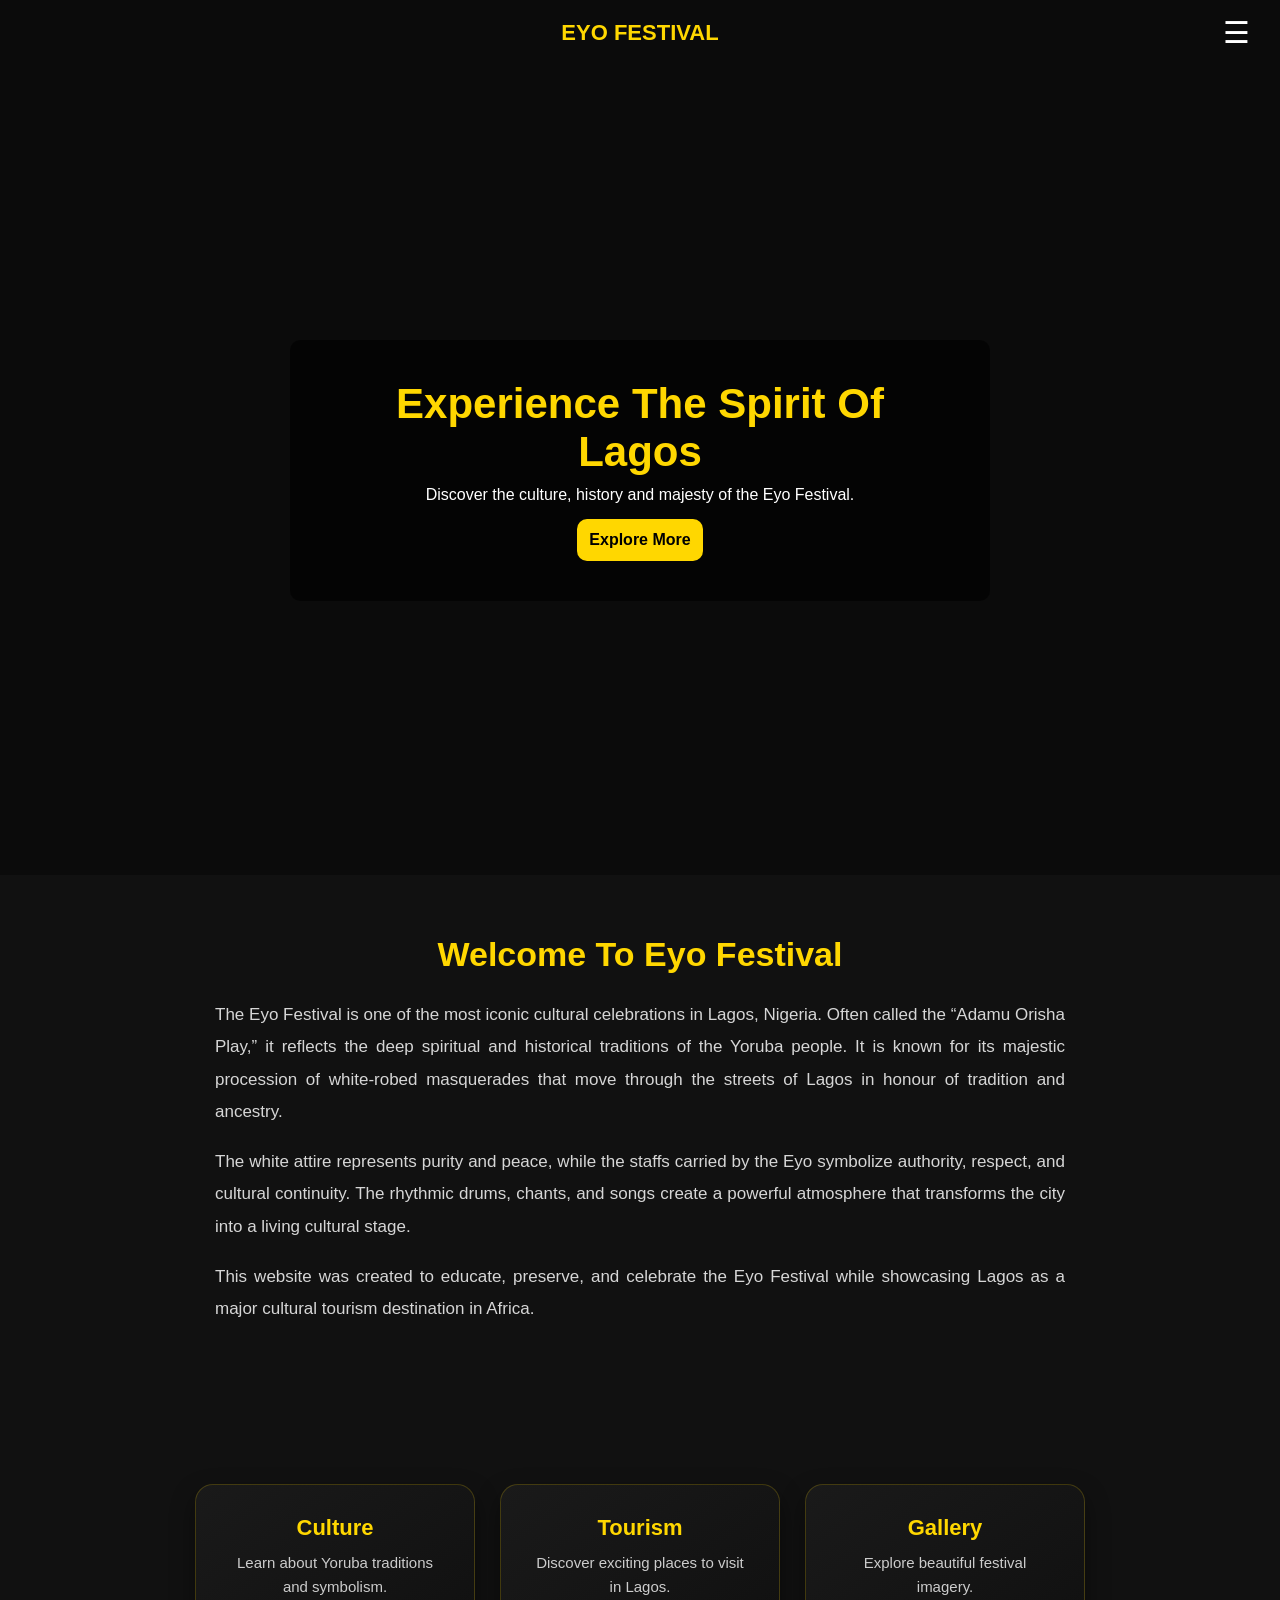
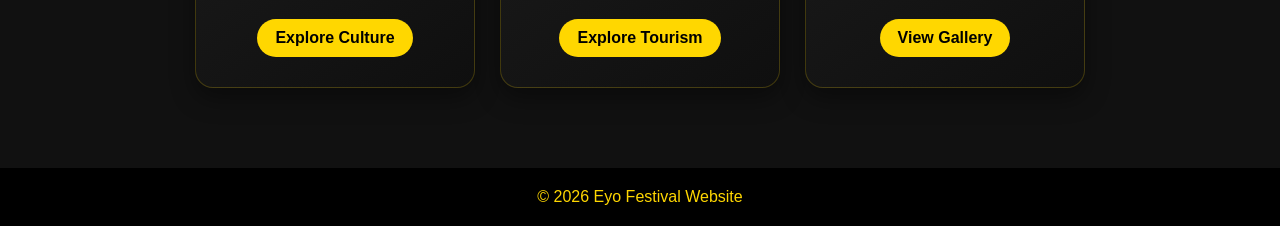
<file: index.html>
<!DOCTYPE html>
<html lang="en">
<head>
  <meta charset="UTF-8">
  <meta name="viewport" content="width=device-width, initial-scale=1.0">
  <title>Eyo Festival | Home</title>

  <link rel="stylesheet" href="style.css">
</head>

<body>

<header>
  <nav>

    <div class="logo">EYO FESTIVAL</div>

    <!-- MOBILE MENU BUTTON -->
    <div class="menu-toggle" onclick="toggleMenu()">☰</div>

    <!-- NAVIGATION -->
    <ul class="nav-links" id="navLinks">
      <li><a href="index.html">Home</a></li>
      <li><a href="about.html">History</a></li>
      <li><a href="culture.html">Culture</a></li>
      <li><a href="gallery.html">Gallery</a></li>
      <li><a href="tourism.html">Tourism</a></li>
      <li><a href="events.html">Events</a></li>
      <li><a href="contact.html">Contact</a></li>
      <li><a href="developers.html">Developers</a></li>
    </ul>

  </nav>
</header>

<!-- MAIN CONTENT -->
<main>

  <!-- HERO SECTION -->
  <section class="hero">

    <div class="overlay">

      <h1>Experience The Spirit Of Lagos</h1>

      <p>
        Discover the culture, history and majesty of the Eyo Festival.
      </p>

      <a href="about.html" class="btn">Explore More</a>

    </div>

  </section>

  <!-- INTRO SECTION -->
  <section class="section">

    <h2>Welcome To Eyo Festival</h2>

    <div class="text-flow">

      <p>
        The Eyo Festival is one of the most iconic cultural celebrations in Lagos, Nigeria.
        Often called the “Adamu Orisha Play,” it reflects the deep spiritual and historical traditions of the Yoruba people.
        It is known for its majestic procession of white-robed masquerades that move through the streets of Lagos in honour of tradition and ancestry.
      </p>

      <p>
        The white attire represents purity and peace, while the staffs carried by the Eyo symbolize authority, respect, and cultural continuity.
        The rhythmic drums, chants, and songs create a powerful atmosphere that transforms the city into a living cultural stage.
      </p>

      <p>
        This website was created to educate, preserve, and celebrate the Eyo Festival while showcasing Lagos as a major cultural tourism destination in Africa.
      </p>

    </div>

  </section>

  <!-- FEATURE CARDS -->
  <section class="cards">

    <div class="card">
      <h3>Culture</h3>
      <p>Learn about Yoruba traditions and symbolism.</p>
      <a href="culture.html" class="btn">Explore Culture</a>
    </div>

    <div class="card">
      <h3>Tourism</h3>
      <p>Discover exciting places to visit in Lagos.</p>
      <a href="tourism.html" class="btn">Explore Tourism</a>
    </div>

    <div class="card">
      <h3>Gallery</h3>
      <p>Explore beautiful festival imagery.</p>
      <a href="gallery.html" class="btn">View Gallery</a>
    </div>

  </section>

</main>

<!-- FOOTER -->
<footer>
  <p>© 2026 Eyo Festival Website</p>
</footer>

<!-- JAVASCRIPT -->
<script src="script.js"></script>

</body>
</html>
</file>
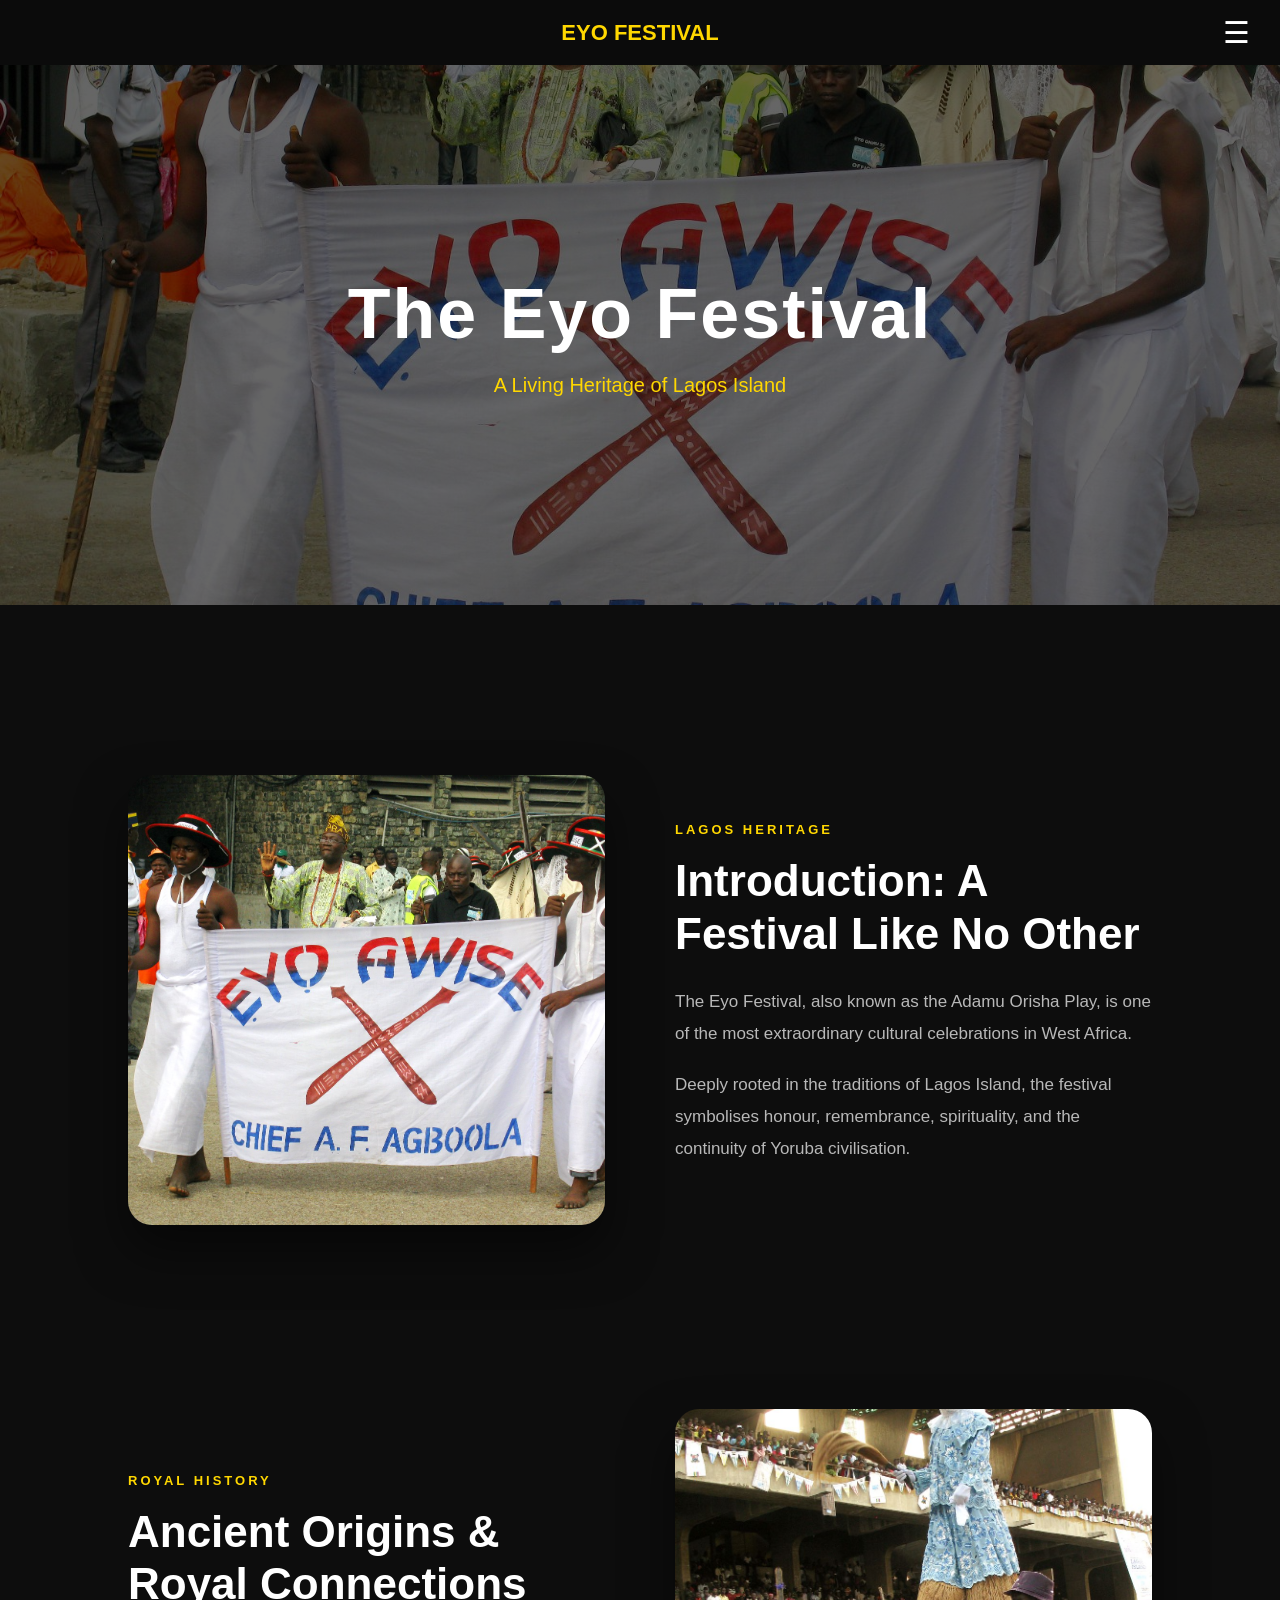
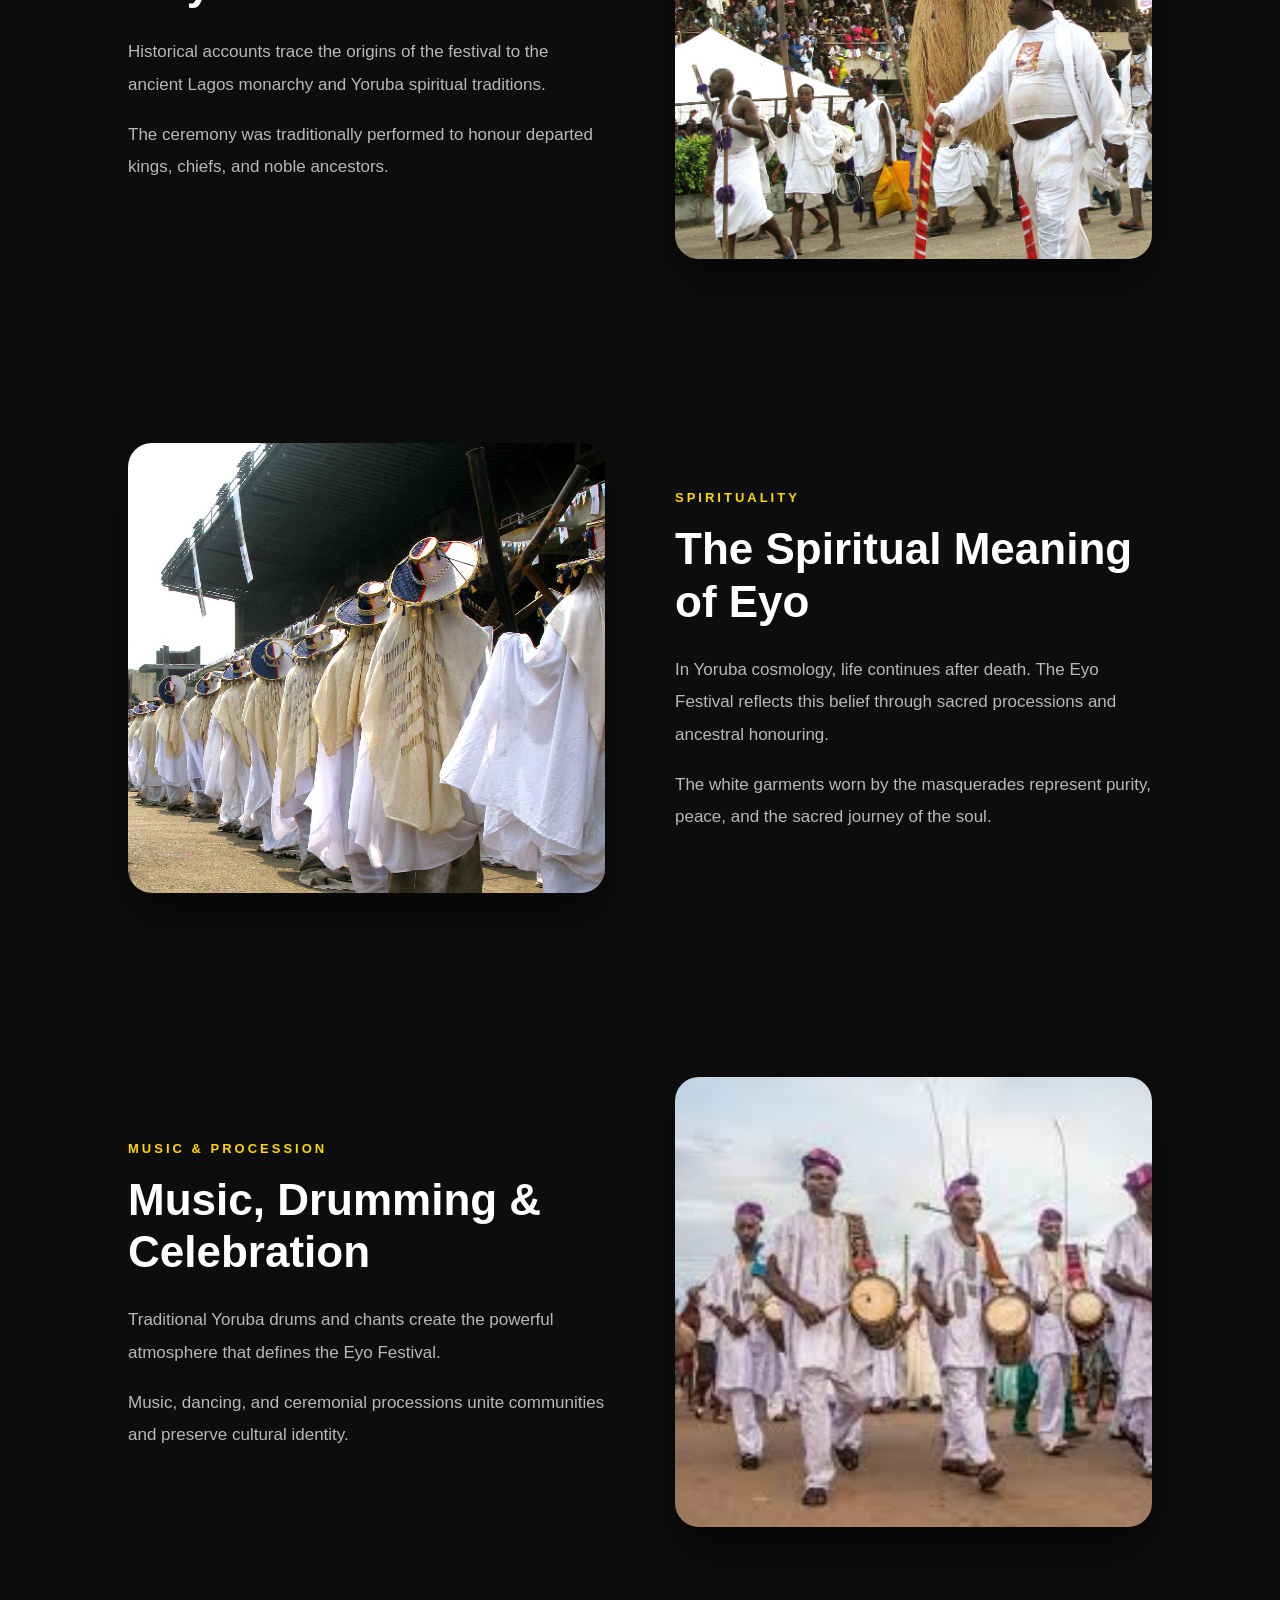
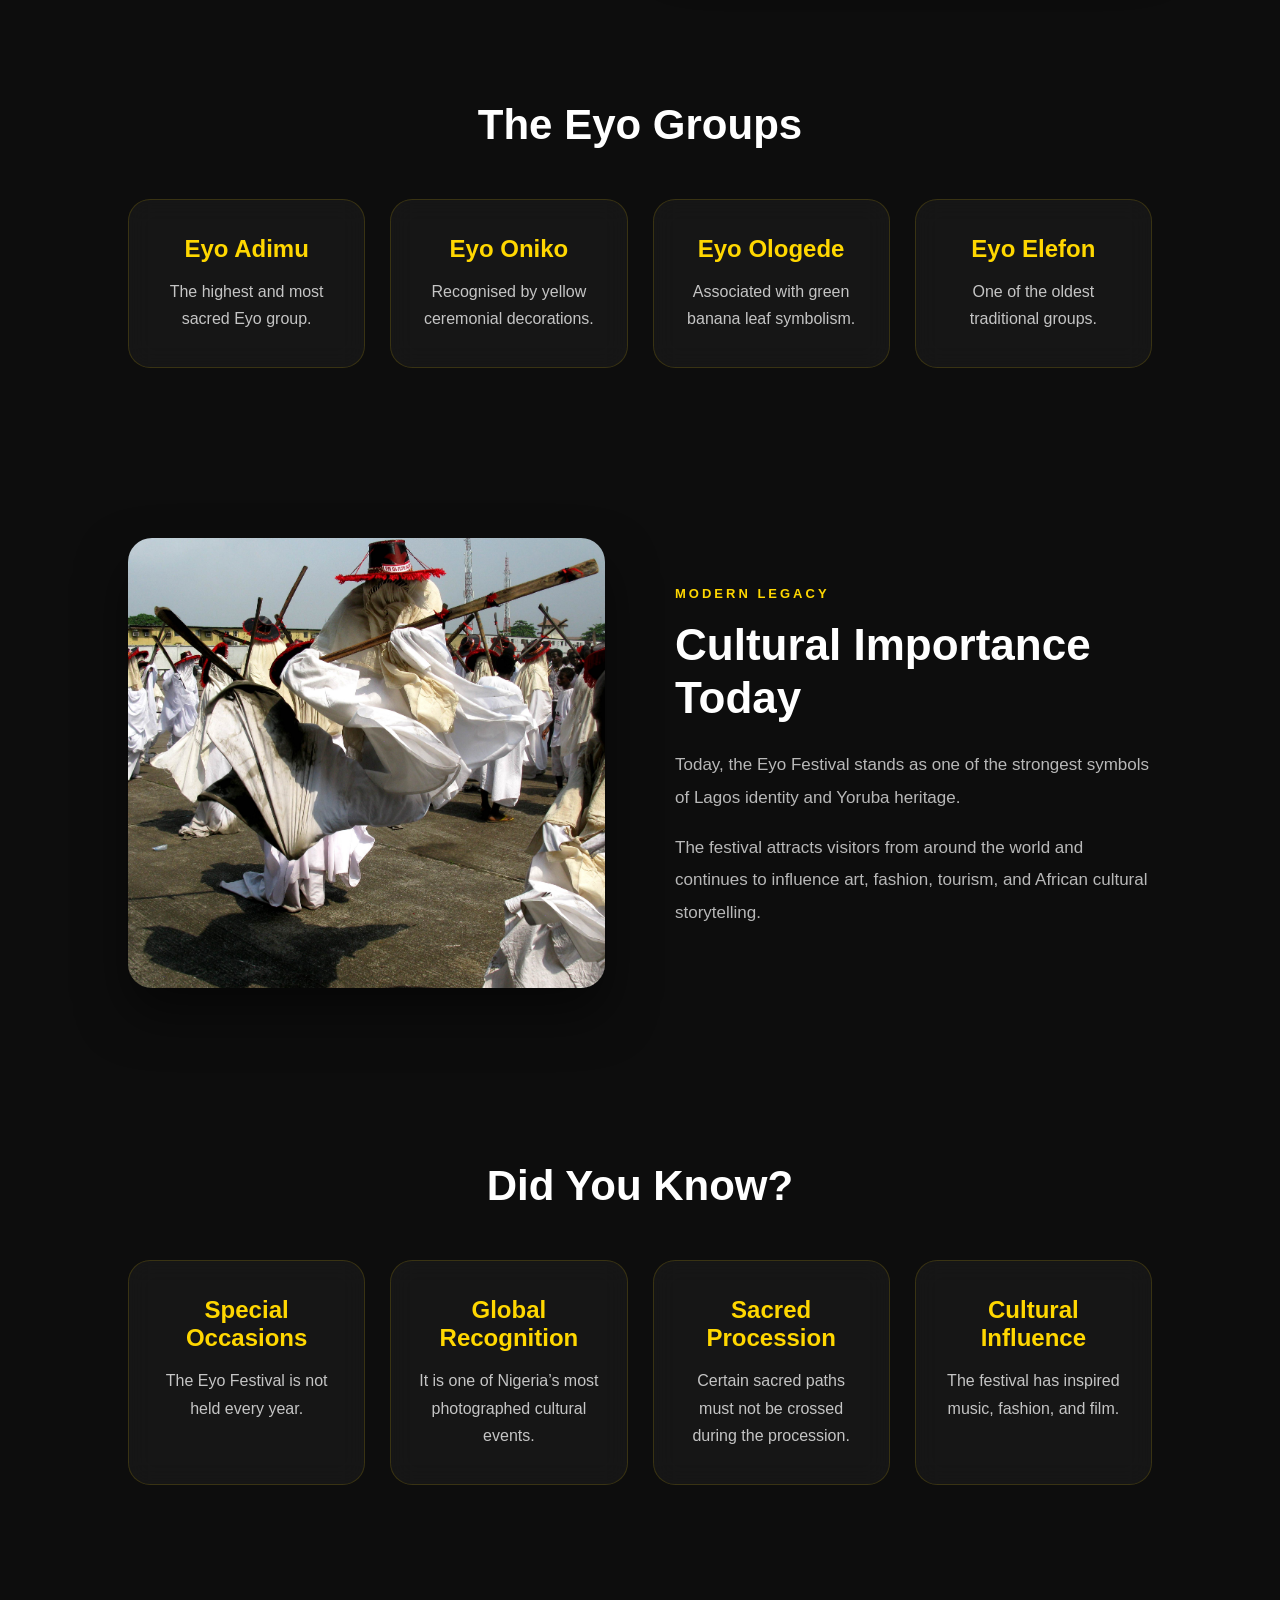
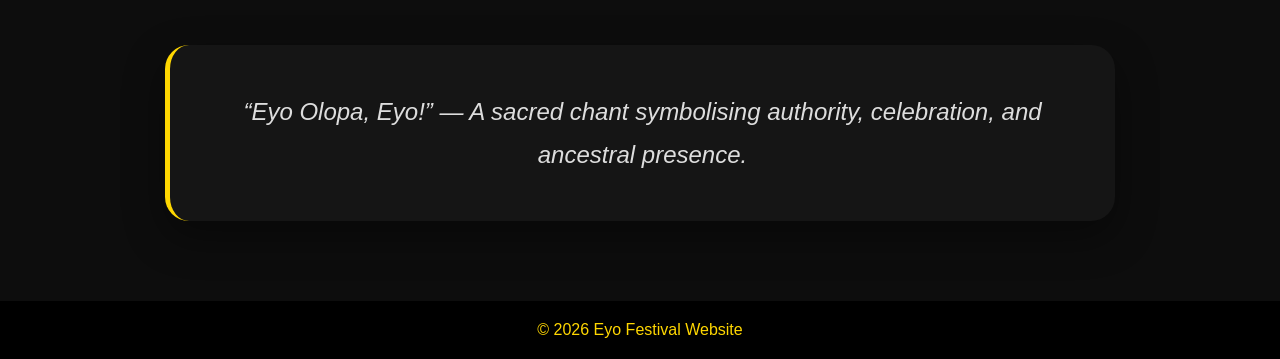
<file: about.html>
<!DOCTYPE html>
<html lang="en">
<head>
  <meta charset="UTF-8">
  <meta name="viewport" content="width=device-width, initial-scale=1.0">
  <title>History | Eyo Festival</title>

  <link rel="stylesheet" href="style.css">
</head>

<body>

<!-- ================= HEADER ================= -->
<header>

  <nav>

    <div class="logo">EYO FESTIVAL</div>

    <ul class="nav-links" id="navLinks">

      <li><a href="index.html">Home</a></li>
      <li><a href="about.html">History</a></li>
      <li><a href="culture.html">Culture</a></li>
      <li><a href="gallery.html">Gallery</a></li>
      <li><a href="tourism.html">Tourism</a></li>
      <li><a href="events.html">Events</a></li>
      <li><a href="contact.html">Contact</a></li>
      <li><a href="developers.html">Developers</a></li>

    </ul>

    <div class="menu-toggle" onclick="toggleMenu()">☰</div>

  </nav>

</header>

<!-- ================= HERO ================= -->
<section class="page-banner">

  <h1>The Eyo Festival</h1>

  <p style="color: gold; margin-top: 10px;">
    A Living Heritage of Lagos Island
  </p>

</section>

<!-- ================= HISTORY CONTAINER ================= -->
<section class="history-container">

  <!-- SECTION 1 -->
  <div class="history-row">

    <div class="history-image">
      <img src="Eyo_Awise_banner.jpg" alt="Eyo Festival">
    </div>

    <div class="history-text">

      <span class="history-tag">LAGOS HERITAGE</span>

      <h2>Introduction: A Festival Like No Other</h2>

      <p>
        The Eyo Festival, also known as the Adamu Orisha Play,
        is one of the most extraordinary cultural celebrations
        in West Africa.
      </p>

      <p>
        Deeply rooted in the traditions of Lagos Island,
        the festival symbolises honour, remembrance,
        spirituality, and the continuity of Yoruba civilisation.
      </p>

    </div>

  </div>

  <!-- SECTION 2 -->
  <div class="history-row reverse">

    <div class="history-image">
      <img src="Eyo_festival_stilt_performer.jpg" alt="Royal Tradition">
    </div>

    <div class="history-text">

      <span class="history-tag">ROYAL HISTORY</span>

      <h2>Ancient Origins & Royal Connections</h2>

      <p>
        Historical accounts trace the origins of the festival
        to the ancient Lagos monarchy and Yoruba spiritual traditions.
      </p>

      <p>
        The ceremony was traditionally performed to honour
        departed kings, chiefs, and noble ancestors.
      </p>

    </div>

  </div>

  <!-- SECTION 3 -->
  <div class="history-row">

    <div class="history-image">
      <img src="Eyo_Iga_Faji_procession.jpg" alt="Spiritual Meaning">
    </div>

    <div class="history-text">

      <span class="history-tag">SPIRITUALITY</span>

      <h2>The Spiritual Meaning of Eyo</h2>

      <p>
        In Yoruba cosmology, life continues after death.
        The Eyo Festival reflects this belief through sacred
        processions and ancestral honouring.
      </p>

      <p>
        The white garments worn by the masquerades represent
        purity, peace, and the sacred journey of the soul.
      </p>

    </div>

  </div>

  <!-- SECTION 4 -->
  <div class="history-row reverse">

    <div class="history-image">
      <img src="eyo-drummers.jfif" alt="Eyo Drumming">
    </div>

    <div class="history-text">

      <span class="history-tag">MUSIC & PROCESSION</span>

      <h2>Music, Drumming & Celebration</h2>

      <p>
        Traditional Yoruba drums and chants create the
        powerful atmosphere that defines the Eyo Festival.
      </p>

      <p>
        Music, dancing, and ceremonial processions unite
        communities and preserve cultural identity.
      </p>

    </div>

  </div>

  <!-- SECTION 5 -->
  <div class="history-card-section">

    <h2>The Eyo Groups</h2>

    <div class="history-cards">

      <div class="history-card">
        <h3>Eyo Adimu</h3>

        <p>
          The highest and most sacred Eyo group.
        </p>
      </div>

      <div class="history-card">
        <h3>Eyo Oniko</h3>

        <p>
          Recognised by yellow ceremonial decorations.
        </p>
      </div>

      <div class="history-card">
        <h3>Eyo Ologede</h3>

        <p>
          Associated with green banana leaf symbolism.
        </p>
      </div>

      <div class="history-card">
        <h3>Eyo Elefon</h3>

        <p>
          One of the oldest traditional groups.
        </p>
      </div>

    </div>

  </div>

  <!-- SECTION 6 -->
  <div class="history-row">

    <div class="history-image">
      <img src="Eyo_Iga_Jump.jpg" alt="Modern Festival">
    </div>

    <div class="history-text">

      <span class="history-tag">MODERN LEGACY</span>

      <h2>Cultural Importance Today</h2>

      <p>
        Today, the Eyo Festival stands as one of the strongest
        symbols of Lagos identity and Yoruba heritage.
      </p>

      <p>
        The festival attracts visitors from around the world
        and continues to influence art, fashion, tourism,
        and African cultural storytelling.
      </p>

    </div>

  </div>

  <!-- DID YOU KNOW -->
  <div class="history-card-section">

    <h2>Did You Know?</h2>

    <div class="history-cards">

      <div class="history-card">
        <h3>Special Occasions</h3>

        <p>
          The Eyo Festival is not held every year.
        </p>
      </div>

      <div class="history-card">
        <h3>Global Recognition</h3>

        <p>
          It is one of Nigeria’s most photographed cultural events.
        </p>
      </div>

      <div class="history-card">
        <h3>Sacred Procession</h3>

        <p>
          Certain sacred paths must not be crossed during the procession.
        </p>
      </div>

      <div class="history-card">
        <h3>Cultural Influence</h3>

        <p>
          The festival has inspired music, fashion, and film.
        </p>
      </div>

    </div>

  </div>

  <!-- QUOTE -->
  <div class="history-quote">

    <p>
      “Eyo Olopa, Eyo!” — A sacred chant symbolising
      authority, celebration, and ancestral presence.
    </p>

  </div>

</section>

<!-- ================= FOOTER ================= -->
<footer>

  <p>© 2026 Eyo Festival Website</p>

</footer>

<!-- ================= JS ================= -->
<script src="script.js"></script>

</body>
</html>
</file>
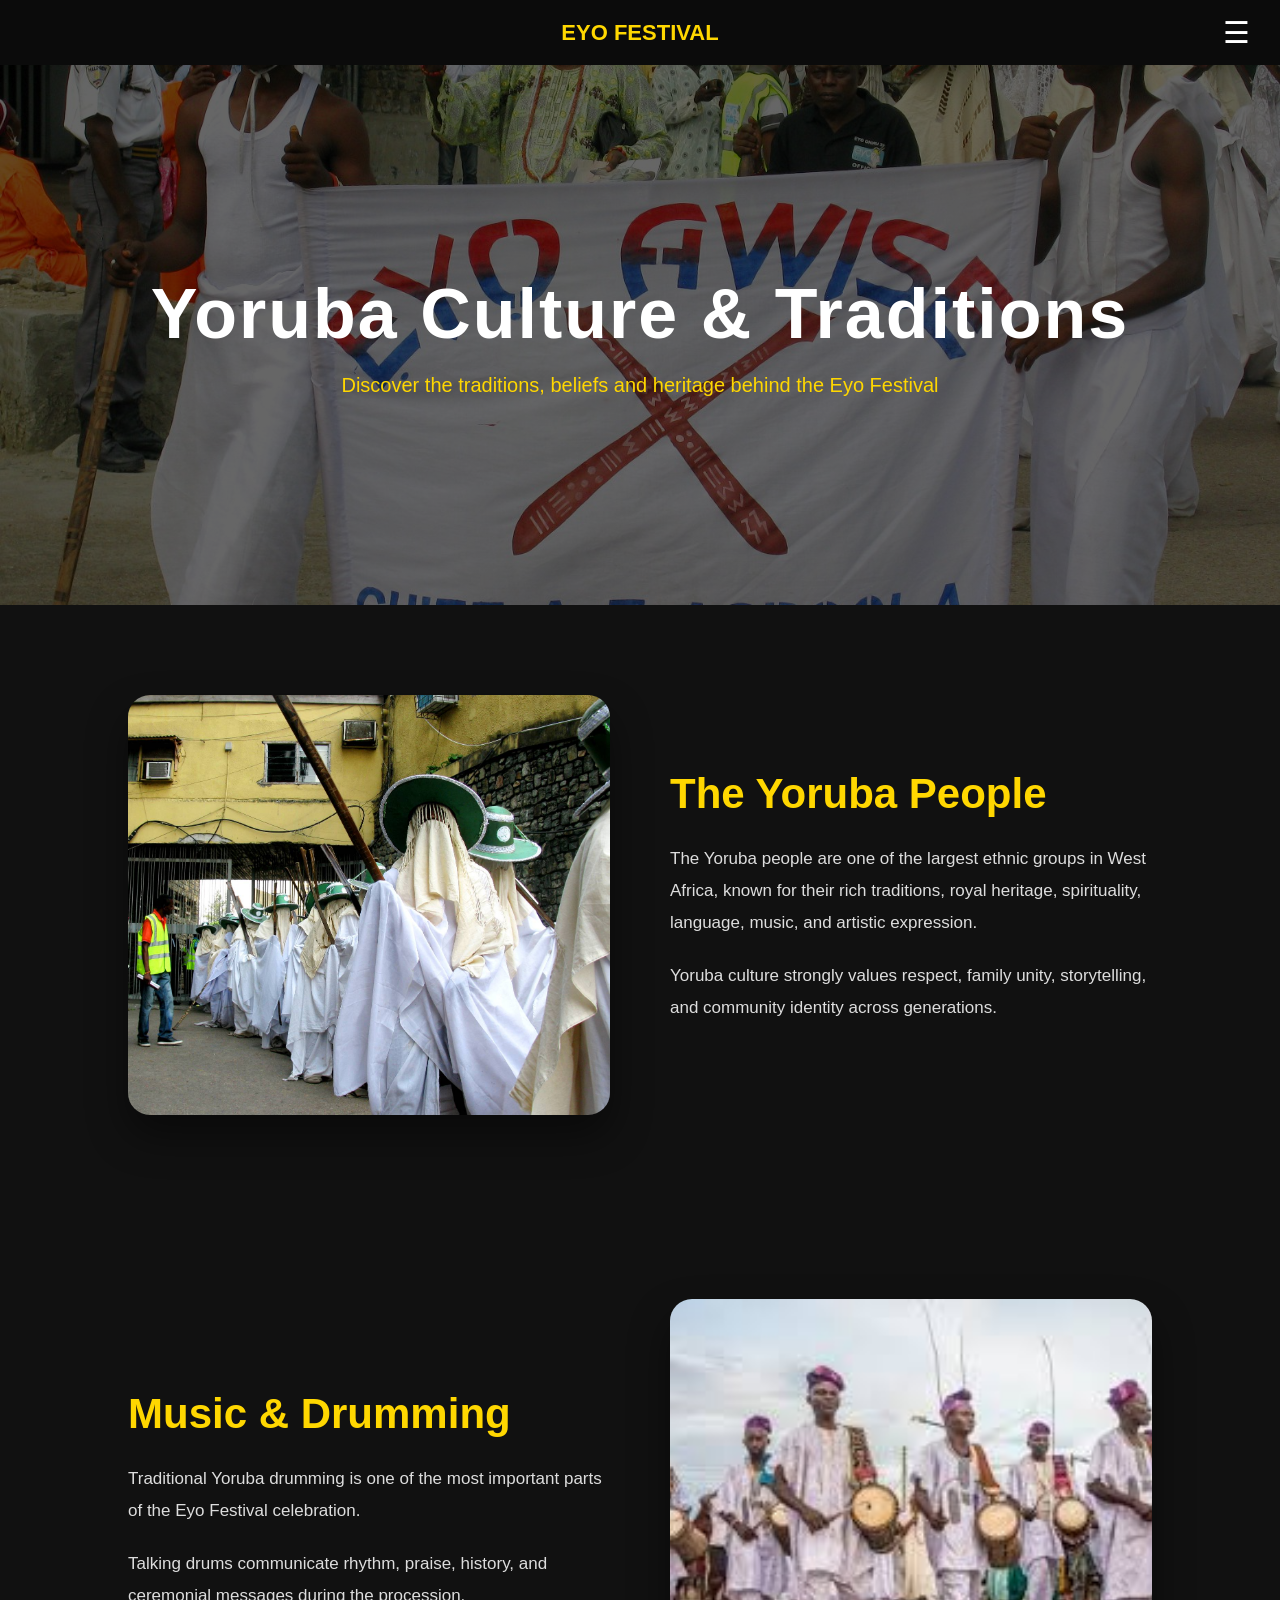
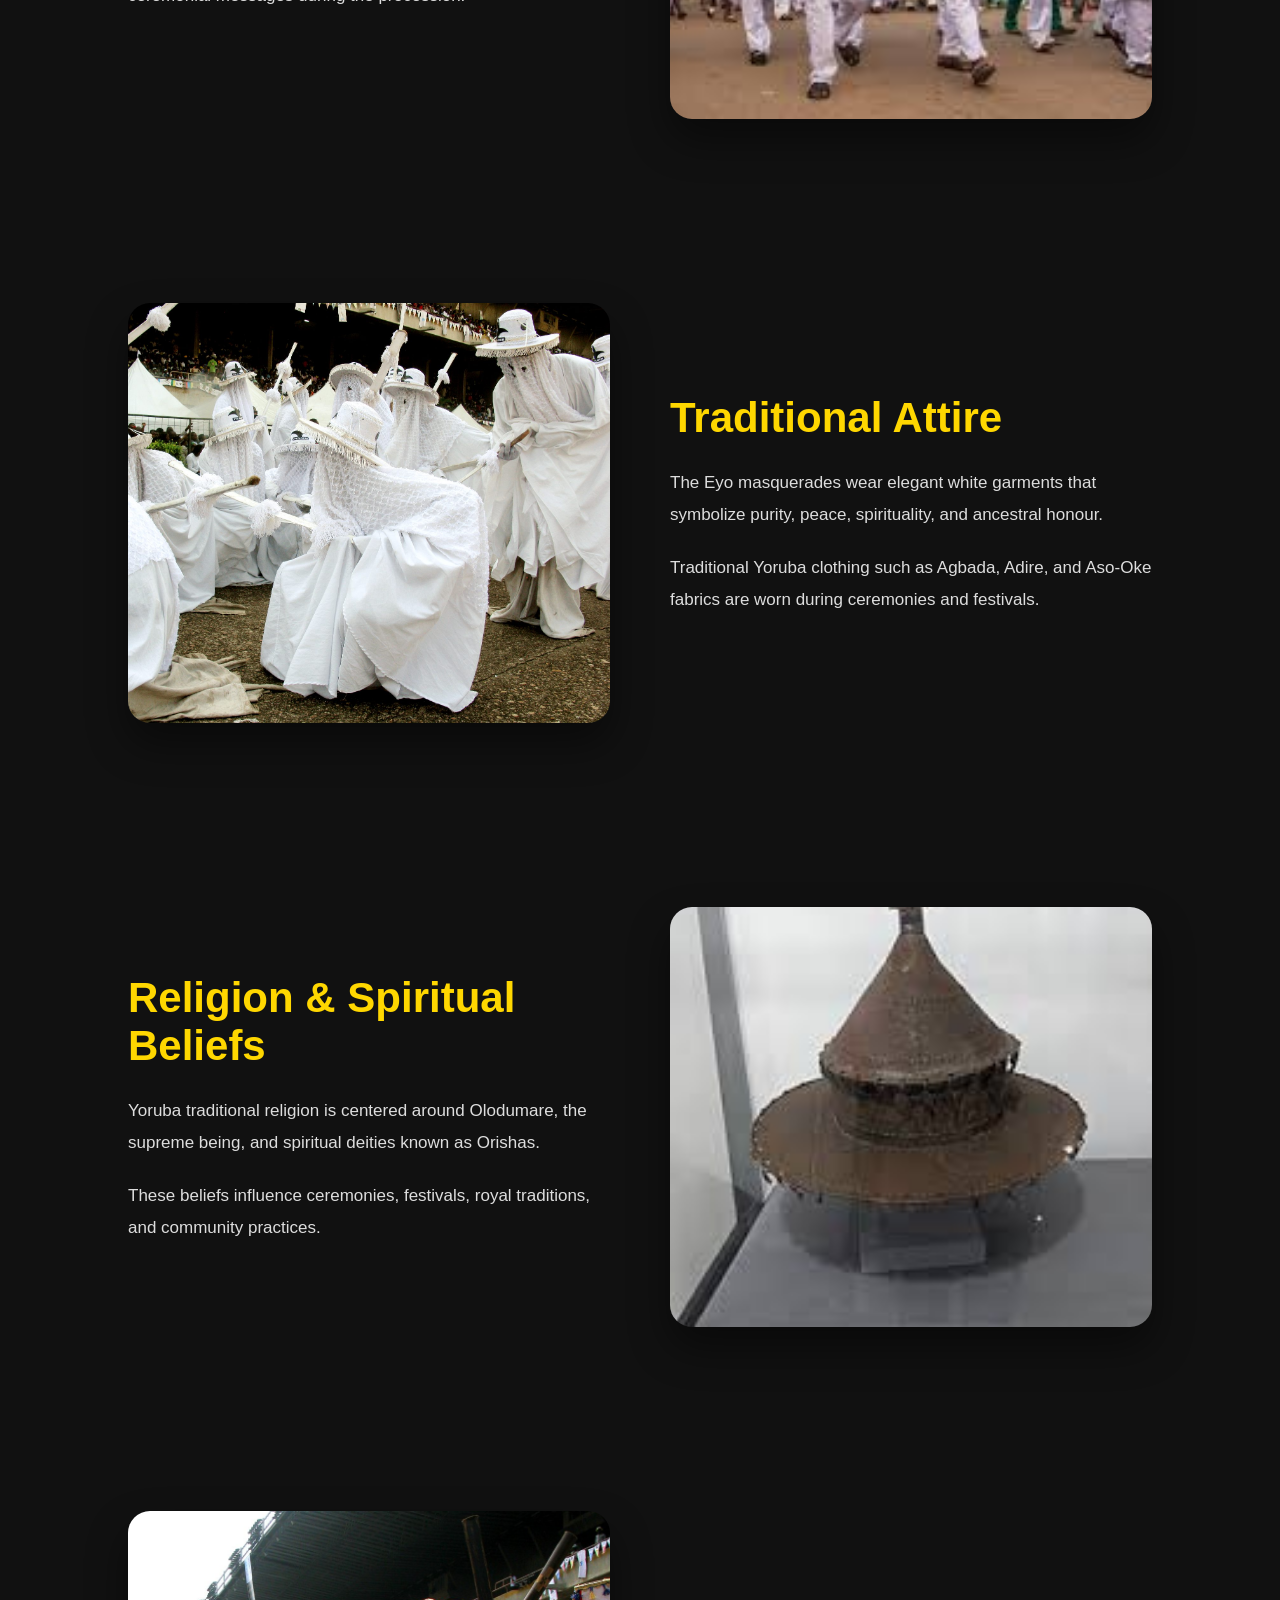
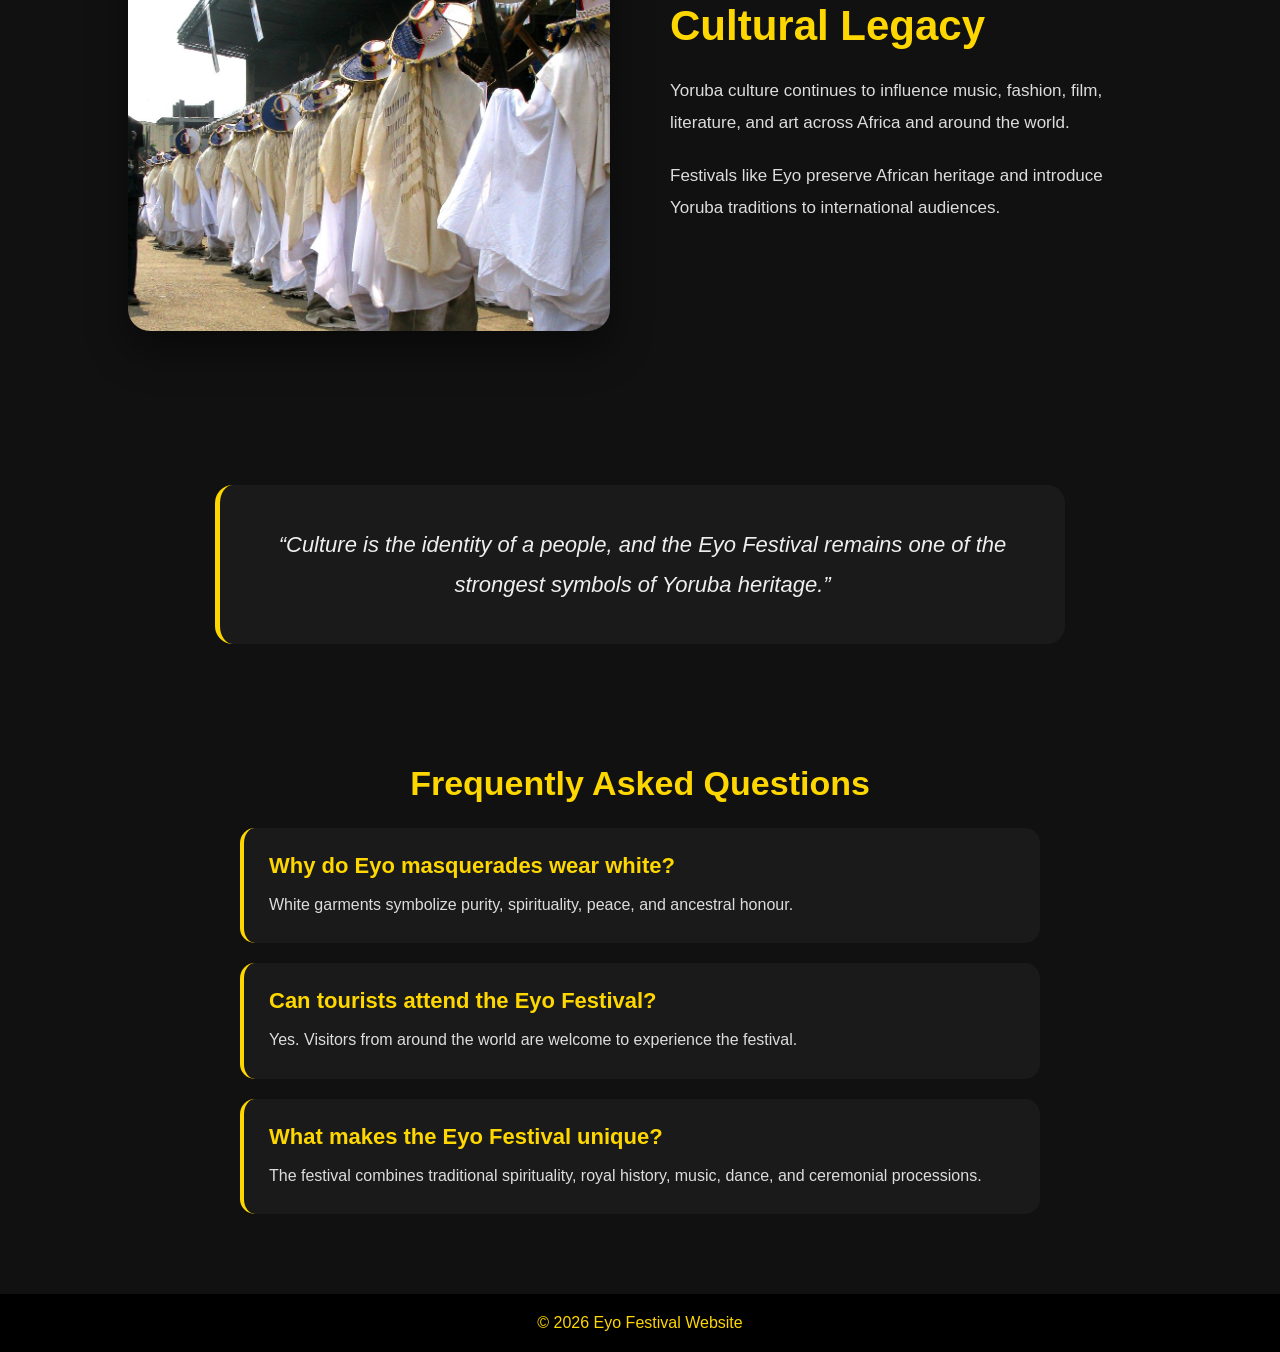
<file: culture.html>
<!DOCTYPE html>
<html lang="en">
<head>
  <meta charset="UTF-8" />
  <meta name="viewport" content="width=device-width, initial-scale=1.0"/>
  <title>Culture | Eyo Festival</title>

  <link rel="stylesheet" href="style.css">
</head>

<body>

<header>

  <nav>

    <div class="logo">EYO FESTIVAL</div>

    <ul class="nav-links" id="navLinks">
      <li><a href="index.html">Home</a></li>
      <li><a href="about.html">About</a></li>
      <li><a href="culture.html">Culture</a></li>
      <li><a href="gallery.html">Gallery</a></li>
      <li><a href="tourism.html">Tourism</a></li>
      <li><a href="events.html">Events</a></li>
      <li><a href="contact.html">Contact</a></li>
      <li><a href="developers.html">Developers</a></li>
    </ul>

    <div class="menu-toggle" onclick="toggleMenu()">☰</div>

  </nav>

</header>

<!-- HERO SECTION -->
<section class="page-banner">

  <h1>Yoruba Culture & Traditions</h1>

  <p style="color: gold; margin-top: 10px;">
    Discover the traditions, beliefs and heritage behind the Eyo Festival
  </p>

</section>

<!-- SECTION 1 -->
<section class="culture-row">

  <div class="culture-image">
    <img src="Eyo_Iga_Sasi_procession.jpg" alt="Yoruba Culture">
  </div>

  <div class="culture-text">

    <h2>The Yoruba People</h2>

    <p>
      The Yoruba people are one of the largest ethnic groups in West Africa,
      known for their rich traditions, royal heritage, spirituality,
      language, music, and artistic expression.
    </p>

    <p>
      Yoruba culture strongly values respect, family unity,
      storytelling, and community identity across generations.
    </p>

  </div>

</section>

<!-- SECTION 2 -->
<section class="culture-row reverse">

  <div class="culture-image">
    <img src="eyo-drummers.jfif" alt="Yoruba Drumming">
  </div>

  <div class="culture-text">

    <h2>Music & Drumming</h2>

    <p>
      Traditional Yoruba drumming is one of the most important parts
      of the Eyo Festival celebration.
    </p>

    <p>
      Talking drums communicate rhythm, praise, history,
      and ceremonial messages during the procession.
    </p>

  </div>

</section>

<!-- SECTION 3 -->
<section class="culture-row">

  <div class="culture-image">
    <img src="Eyo_Olokun.jpg" alt="Traditional Attire">
  </div>

  <div class="culture-text">

    <h2>Traditional Attire</h2>

    <p>
      The Eyo masquerades wear elegant white garments that symbolize
      purity, peace, spirituality, and ancestral honour.
    </p>

    <p>
      Traditional Yoruba clothing such as Agbada, Adire,
      and Aso-Oke fabrics are worn during ceremonies and festivals.
    </p>

  </div>

</section>

<!-- SECTION 4 -->
<section class="culture-row reverse">

  <div class="culture-image">
    <img src="orisha.jfif" alt="Spiritual Beliefs">
  </div>

  <div class="culture-text">

    <h2>Religion & Spiritual Beliefs</h2>

    <p>
      Yoruba traditional religion is centered around Olodumare,
      the supreme being, and spiritual deities known as Orishas.
    </p>

    <p>
      These beliefs influence ceremonies, festivals,
      royal traditions, and community practices.
    </p>

  </div>

</section>

<!-- SECTION 5 -->
<section class="culture-row">

  <div class="culture-image">
    <img src="Eyo_Iga_Faji_procession.jpg" alt="Eyo Procession">
  </div>

  <div class="culture-text">

    <h2>Cultural Legacy</h2>

    <p>
      Yoruba culture continues to influence music, fashion,
      film, literature, and art across Africa and around the world.
    </p>

    <p>
      Festivals like Eyo preserve African heritage and introduce
      Yoruba traditions to international audiences.
    </p>

  </div>

</section>

<!-- QUOTE -->
<section class="section">

  <div class="highlight-box">

    <p>
      “Culture is the identity of a people, and the Eyo Festival
      remains one of the strongest symbols of Yoruba heritage.”
    </p>

  </div>

</section>

<!-- FAQ -->
<section class="section">

  <h2>Frequently Asked Questions</h2>

  <div class="faq-box">
    <h3>Why do Eyo masquerades wear white?</h3>

    <p>
      White garments symbolize purity, spirituality,
      peace, and ancestral honour.
    </p>
  </div>

  <div class="faq-box">
    <h3>Can tourists attend the Eyo Festival?</h3>

    <p>
      Yes. Visitors from around the world are welcome
      to experience the festival.
    </p>
  </div>

  <div class="faq-box">
    <h3>What makes the Eyo Festival unique?</h3>

    <p>
      The festival combines traditional spirituality,
      royal history, music, dance, and ceremonial processions.
    </p>
  </div>

</section>

<!-- FOOTER -->
<footer>

  <p>© 2026 Eyo Festival Website</p>

</footer>

<!-- JS -->
<script src="script.js"></script>

</body>
</html>
</file>
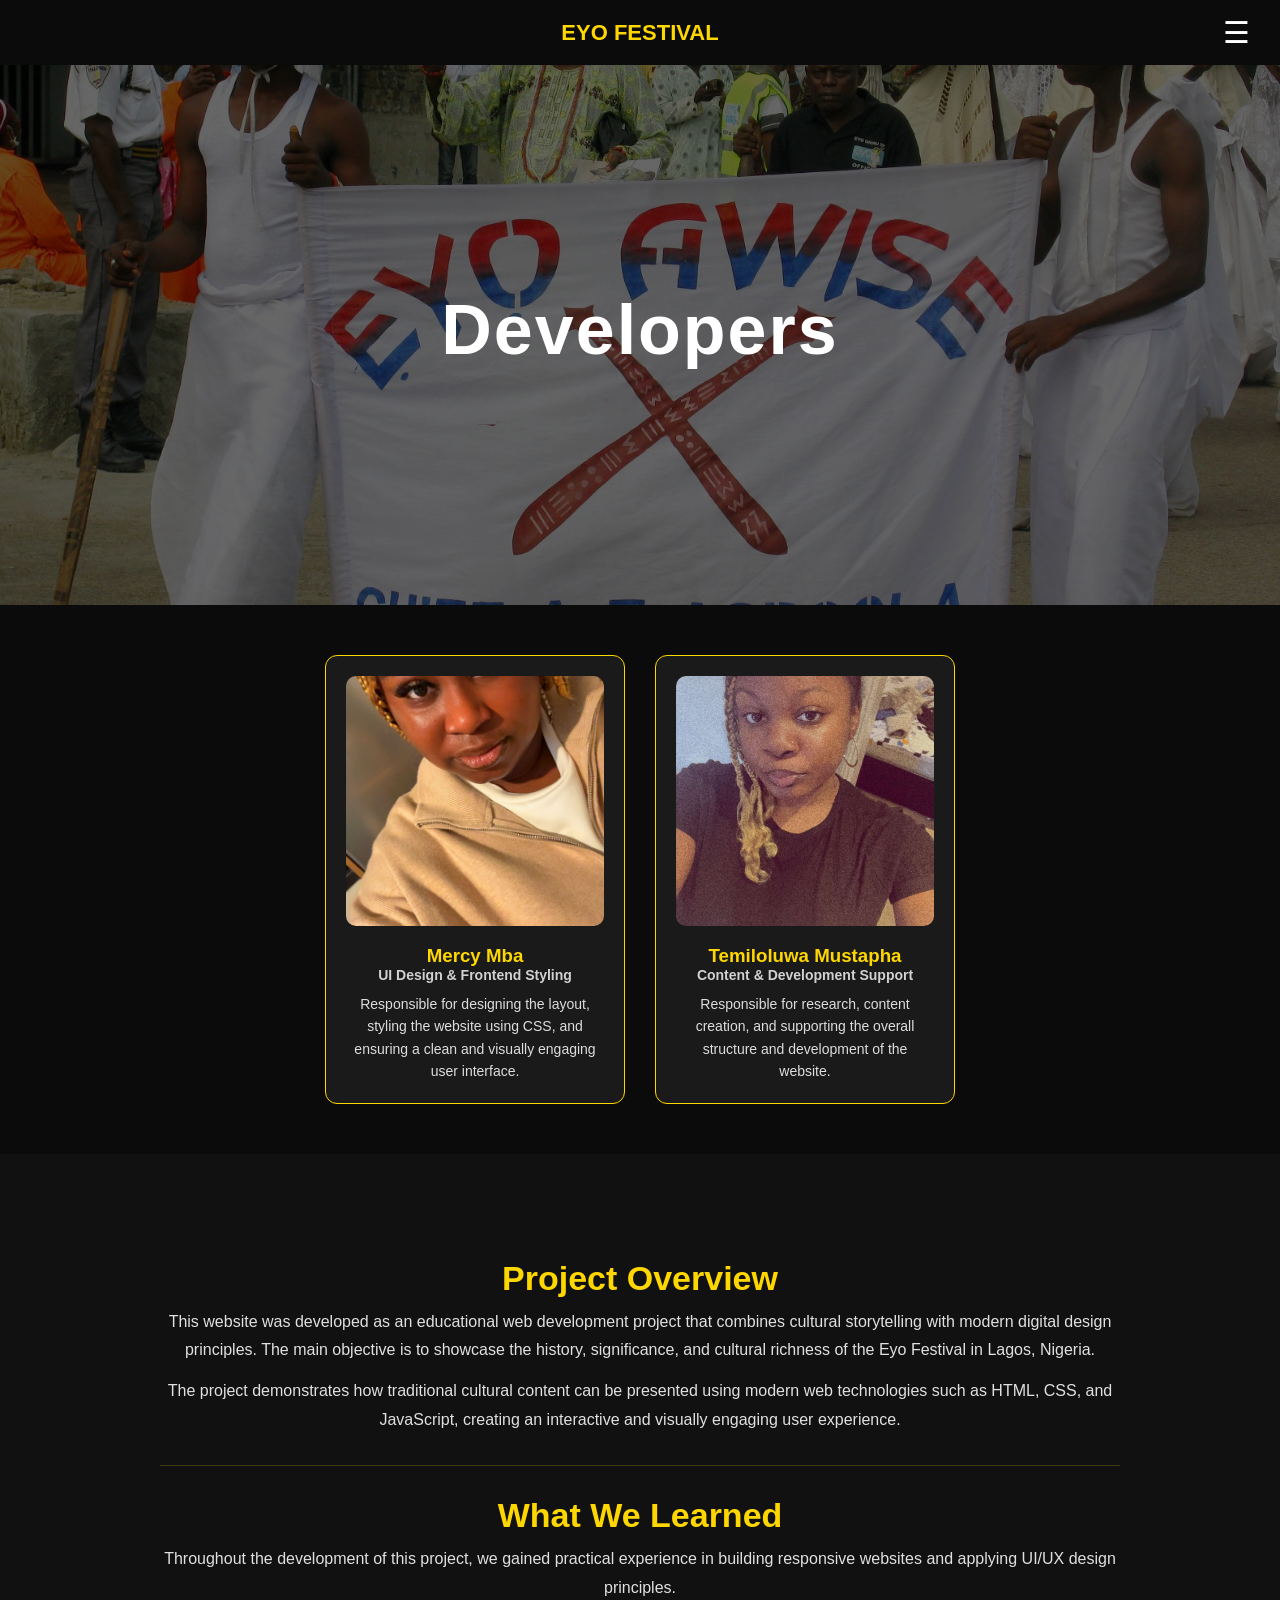
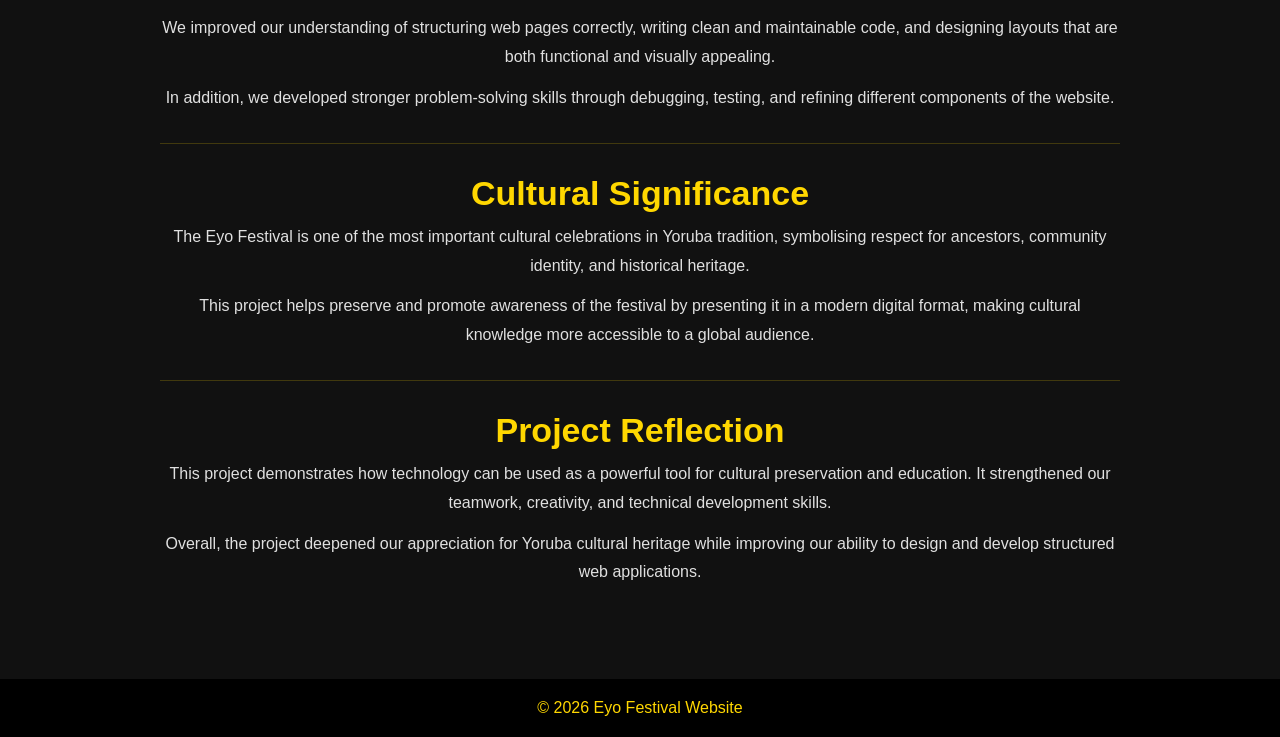
<file: developers.html>
<!DOCTYPE html>
<html lang="en">
<head>
  <meta charset="UTF-8">
  <meta name="viewport" content="width=device-width, initial-scale=1.0">
  <title>Developers</title>

  <link rel="stylesheet" href="style.css">
</head>

<body>

<header>
  <nav>

    <div class="logo">EYO FESTIVAL</div>

    <!-- MENU BUTTON -->
    <div class="menu-toggle" onclick="toggleMenu()">☰</div>

    <!-- NAV LINKS -->
    <ul class="nav-links" id="navLinks">
      <li><a href="index.html">Home</a></li>
      <li><a href="about.html">History</a></li>
      <li><a href="culture.html">Culture</a></li>
      <li><a href="gallery.html">Gallery</a></li>
      <li><a href="tourism.html">Tourism</a></li>
      <li><a href="events.html">Events</a></li>
      <li><a href="contact.html">Contact</a></li>
      <li><a href="developers.html">Developers</a></li>
    </ul>

  </nav>
</header>

<!-- TITLE -->
<section class="page-banner">
  <h1>Developers</h1>
</section>

<!-- TEAM CARDS -->
<section class="dev-cards">

  <!-- MERCY -->
  <div class="dev-card">

    <img src="Mercy-Mba.jpeg" alt="Mercy Mba">

    <h3>Mercy Mba</h3>
    <h4>UI Design & Frontend Styling</h4>

    <p>
      Responsible for designing the layout, styling the website using CSS, and ensuring a clean and visually engaging user interface.
    </p>

  </div>

  <!-- TEMILOLUWA -->
  <div class="dev-card">

    <img src="Temiloluwa.jpeg" alt="Temiloluwa Mustapha">

    <h3>Temiloluwa Mustapha</h3>
    <h4>Content & Development Support</h4>

    <p>
      Responsible for research, content creation, and supporting the overall structure and development of the website.
    </p>

  </div>

</section>
<section class="section project">

  <div class="main-container">

    <h2>Project Overview</h2>

    <p>
      This website was developed as an educational web development project that combines cultural storytelling with modern digital design principles.
      The main objective is to showcase the history, significance, and cultural richness of the Eyo Festival in Lagos, Nigeria.
    </p>

    <p>
      The project demonstrates how traditional cultural content can be presented using modern web technologies such as HTML, CSS, and JavaScript,
      creating an interactive and visually engaging user experience.
    </p>

    <hr>

    <h2>What We Learned</h2>

    <p>
      Throughout the development of this project, we gained practical experience in building responsive websites and applying UI/UX design principles.
    </p>

    <p>
      We improved our understanding of structuring web pages correctly, writing clean and maintainable code, and designing layouts that are both functional and visually appealing.
    </p>

    <p>
      In addition, we developed stronger problem-solving skills through debugging, testing, and refining different components of the website.
    </p>

    <hr>

    <h2>Cultural Significance</h2>

    <p>
      The Eyo Festival is one of the most important cultural celebrations in Yoruba tradition, symbolising respect for ancestors, community identity, and historical heritage.
    </p>

    <p>
      This project helps preserve and promote awareness of the festival by presenting it in a modern digital format, making cultural knowledge more accessible to a global audience.
    </p>

    <hr>

    <h2>Project Reflection</h2>

    <p>
      This project demonstrates how technology can be used as a powerful tool for cultural preservation and education.
      It strengthened our teamwork, creativity, and technical development skills.
    </p>

    <p>
      Overall, the project deepened our appreciation for Yoruba cultural heritage while improving our ability to design and develop structured web applications.
    </p>

  </div>

</section>

<!-- FOOTER -->
<footer>
  <p>© 2026 Eyo Festival Website</p>
</footer>

<script src="script.js"></script>
</body>
</html>
</file>
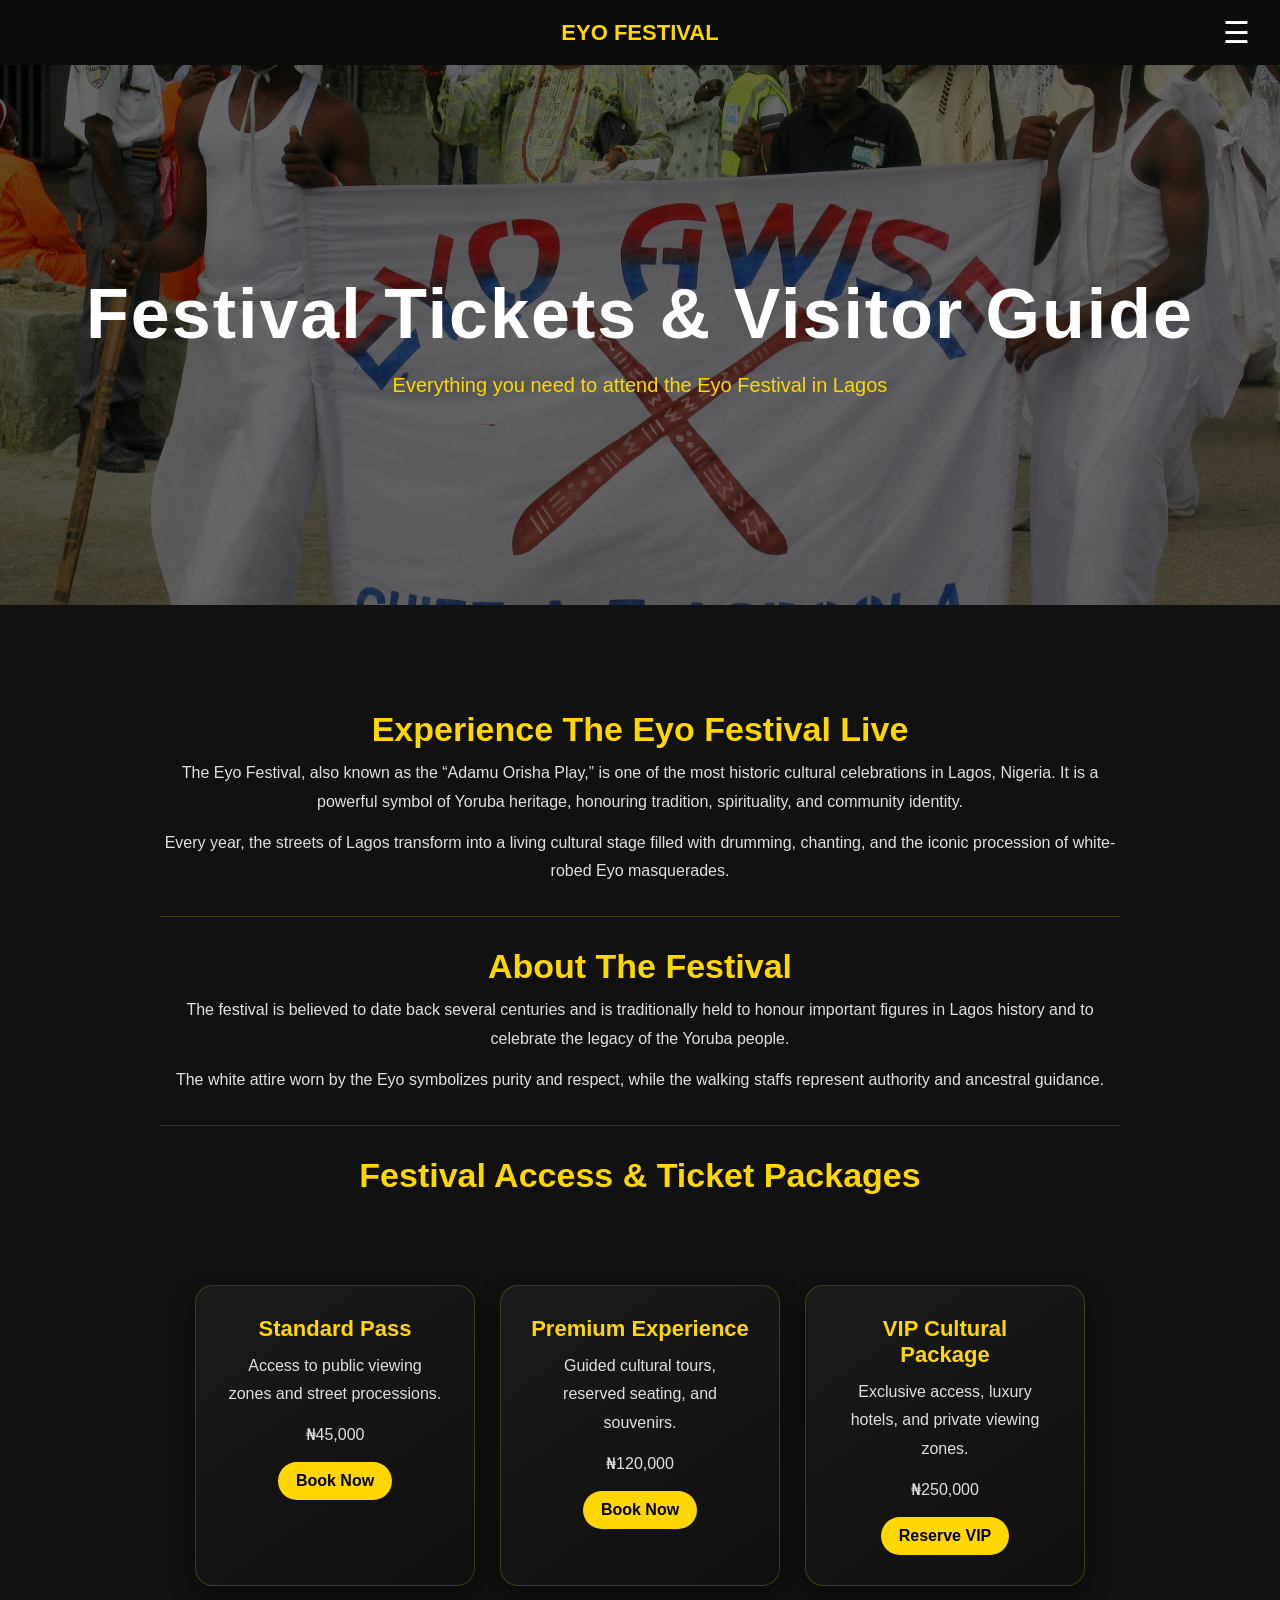
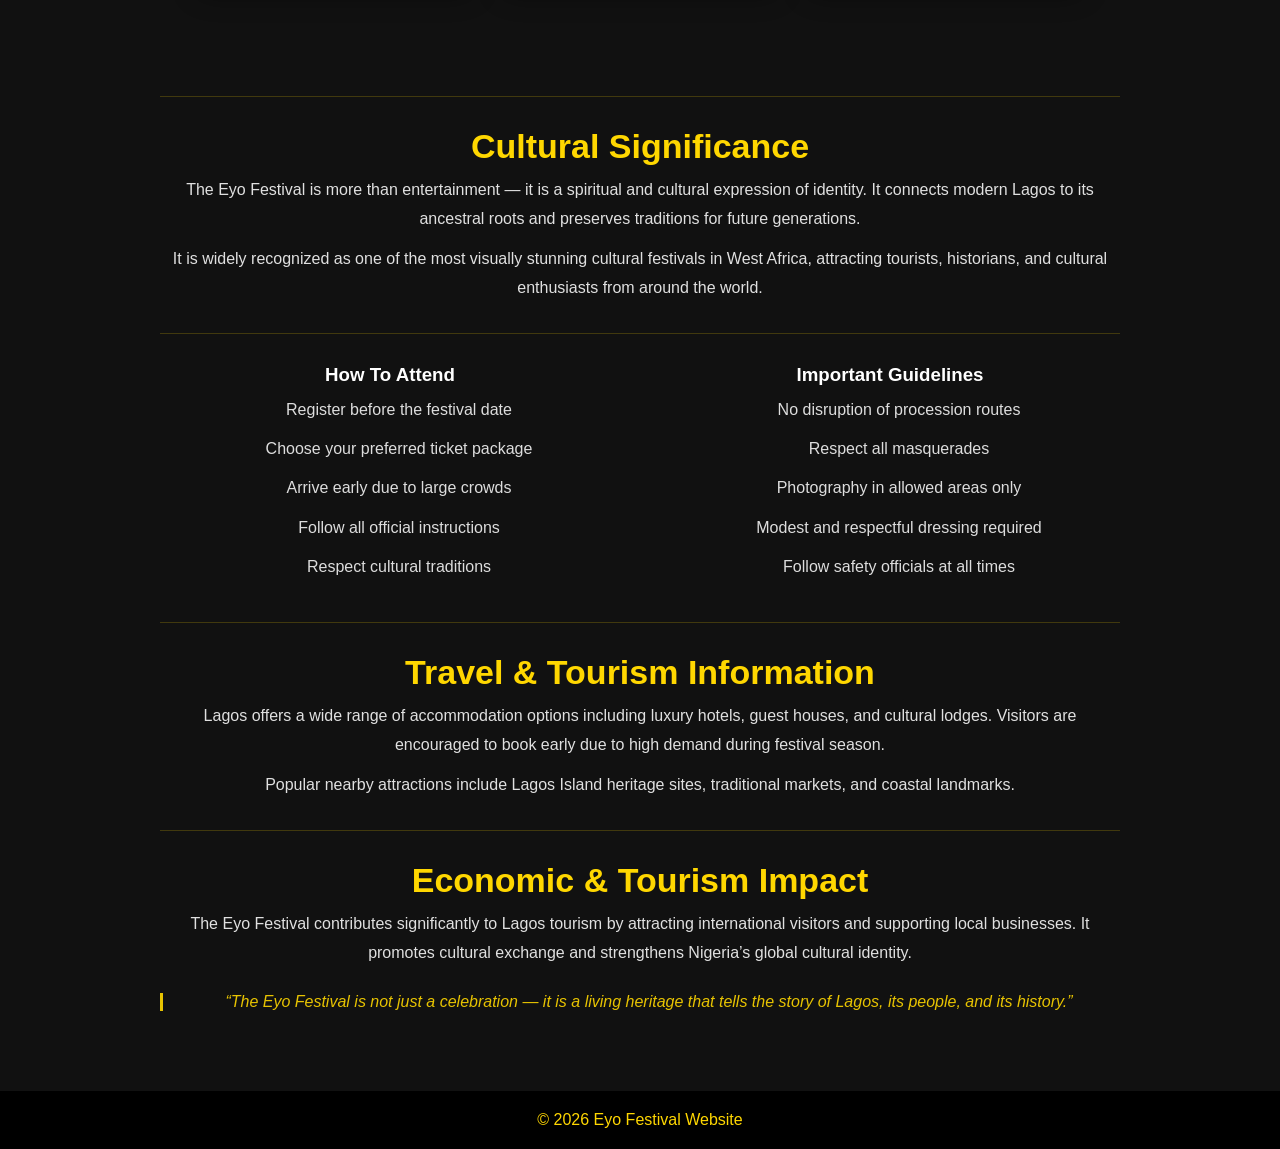
<file: tourism.html>
<!DOCTYPE html>
<html lang="en">
<head>
  <meta charset="UTF-8">
  <meta name="viewport" content="width=device-width, initial-scale=1.0">
  <title>About Eyo Festival</title>
  <link rel="stylesheet" href="style.css">
</head>
<body>

<header>
  <nav>
    <div class="logo">EYO FESTIVAL</div>

    <ul class="nav-links" id="navLinks">
        <li><a href="index.html">Home</a></li>
      <li><a href="about.html">History</a></li>
      <li><a href="culture.html">Culture</a></li>
      <li><a href="gallery.html">Gallery</a></li>
      <li><a href="tourism.html">Tourism</a></li>
      <li><a href="events.html">Events</a></li>
      <li><a href="contact.html">Contact</a></li>
      <li><a href="developers.html">Developers</a></li>
    </ul>
     <div class="menu-toggle" onclick="toggleMenu()">☰</div>
  </nav>
</header
<section class="page-banner">
  <section class="page-banner">
  <h1>Festival Tickets & Visitor Guide</h1>

  <p style="margin-top:10px; color:gold;">
    Everything you need to attend the Eyo Festival in Lagos
  </p>
</section>
<section class="section experience">

  <div class="main-container">

    <!-- HERO INTRO -->
    <h2>Experience The Eyo Festival Live</h2>

    <p>
      The Eyo Festival, also known as the “Adamu Orisha Play,” is one of the most historic cultural celebrations in Lagos, Nigeria.
      It is a powerful symbol of Yoruba heritage, honouring tradition, spirituality, and community identity.
    </p>

    <p>
      Every year, the streets of Lagos transform into a living cultural stage filled with drumming, chanting, and the iconic
      procession of white-robed Eyo masquerades.
    </p>

    <hr>

    <!-- ABOUT FESTIVAL -->
    <h2>About The Festival</h2>

    <p>
      The festival is believed to date back several centuries and is traditionally held to honour important figures in Lagos
      history and to celebrate the legacy of the Yoruba people.
    </p>

    <p>
      The white attire worn by the Eyo symbolizes purity and respect, while the walking staffs represent authority and ancestral guidance.
    </p>

    <hr>

    <!-- TICKET SECTION -->
    <h2>Festival Access & Ticket Packages</h2>

    <div class="cards ticket-cards">

      <div class="card">
        <h3>Standard Pass</h3>
        <p>Access to public viewing zones and street processions.</p>
        <p class="price">₦45,000</p>
        <a href="ticket.html" class="btn">Book Now</a>
      </div>

      <div class="card featured">
        <h3>Premium Experience</h3>
        <p>Guided cultural tours, reserved seating, and souvenirs.</p>
        <p class="price">₦120,000</p>
        <a href="ticket.html" class="btn">Book Now</a>
      </div>

      <div class="card">
        <h3>VIP Cultural Package</h3>
        <p>Exclusive access, luxury hotels, and private viewing zones.</p>
        <p class="price">₦250,000</p>
        <a href="ticket.html" class="btn">Reserve VIP</a>
      </div>

    </div>

    <hr>

    <!-- CULTURAL SIGNIFICANCE -->
    <h2>Cultural Significance</h2>

    <p>
      The Eyo Festival is more than entertainment — it is a spiritual and cultural expression of identity.
      It connects modern Lagos to its ancestral roots and preserves traditions for future generations.
    </p>

    <p>
      It is widely recognized as one of the most visually stunning cultural festivals in West Africa, attracting tourists,
      historians, and cultural enthusiasts from around the world.
    </p>

    <hr>

    <!-- HOW TO ATTEND -->
    <div class="text-grid">

      <div>
        <h3>How To Attend</h3>
        <ul>
          <li>Register before the festival date</li>
          <li>Choose your preferred ticket package</li>
          <li>Arrive early due to large crowds</li>
          <li>Follow all official instructions</li>
          <li>Respect cultural traditions</li>
        </ul>
      </div>

      <div>
        <h3>Important Guidelines</h3>
        <ul>
          <li>No disruption of procession routes</li>
          <li>Respect all masquerades</li>
          <li>Photography in allowed areas only</li>
          <li>Modest and respectful dressing required</li>
          <li>Follow safety officials at all times</li>
        </ul>
      </div>

    </div>

    <hr>

    <!-- TOURISM INFO -->
    <h2>Travel & Tourism Information</h2>

    <p>
      Lagos offers a wide range of accommodation options including luxury hotels, guest houses, and cultural lodges.
      Visitors are encouraged to book early due to high demand during festival season.
    </p>

    <p>
      Popular nearby attractions include Lagos Island heritage sites, traditional markets, and coastal landmarks.
    </p>

    <hr>

    <!-- ECONOMIC IMPACT -->
    <h2>Economic & Tourism Impact</h2>

    <p>
      The Eyo Festival contributes significantly to Lagos tourism by attracting international visitors and supporting local businesses.
      It promotes cultural exchange and strengthens Nigeria’s global cultural identity.
    </p>

    <!-- QUOTE -->
    <div class="quote">
      “The Eyo Festival is not just a celebration — it is a living heritage that tells the story of Lagos, its people, and its history.”
    </div>

  </div>

</section>

<!-- ================= FOOTER ================= -->
<footer>
  <p>© 2026 Eyo Festival Website</p>
</footer>

<!-- JS -->
<script src="script.js"></script>

</body>
</html>
</file>
<file: style.css>
header {
  background: #0b0b0b;
  padding: 15px 30px;
  position: relative;
  z-index: 1000;
}

nav {
  display: flex;
  align-items: center;
  justify-content: space-between;
  position: relative;
}

/* LOGO CENTER (fixed properly) */
.logo {
  position: absolute;
  left: 50%;
  transform: translateX(-50%);
  color: gold;
  font-size: 22px;
  font-weight: bold;
}

/* MENU ICON (FORCE RIGHT SIDE) */
.menu-toggle {
  font-size: 30px;
  color: white;
  cursor: pointer;
  margin-left: auto;
  z-index: 1100;
}

/* NAV LINKS DROPDOWN */
.nav-links {
  display: none;
  flex-direction: column;
  position: absolute;
  top: 60px;
  right: 0;
  background: black;
  width: 220px;
  padding: 20px;
  list-style: none;
  gap: 15px;
  z-index: 999;
}

.nav-links.active {
  display: flex;
}

.nav-links a {
  text-decoration: none;
  color: white;
  font-weight: 500;
  font-family: Arial, sans-serif; /* keeps your original style */
}

.nav-links a:hover {
  color: gold;
}

/* MOBILE FIX */
@media (max-width: 768px) {
  .logo {
    position: static;
    transform: none;
    text-align: center;
    width: 100%;
    margin-bottom: 10px;
  }

  nav {
    flex-direction: column;
  }

  .menu-toggle {
    margin-left: 0;
    align-self: flex-end;
  }
}
/* =========================
   HERO SECTION
========================= */

.hero {
  height: 90vh;
  position: relative;
  display: flex;
  align-items: center;
  justify-content: center;
  text-align: center;
  overflow: hidden;
}

.hero::before {
  content: "";
  position: absolute;
  inset: 0;
  background-size: cover;
  background-position: center;
  animation: slideBackground 20s infinite;
  z-index: 0;
}

@keyframes slideBackground {

  0% {
    background-image: url('Eyo_Awise_banner.jpg');
  }

  25% {
    background-image: url('Eyo_Iga_Faji_procession.jpg');
  }

  50% {
    background-image: url('Eyo_Olokun.jpg');
  }

  75% {
    background-image: url('EyoPillars.jpg');
  }

  100% {
    background-image: url('Eyo_Iga_Jump.jpg');
  }
}

/* OVERLAY */
.overlay {
  position: relative;
  z-index: 1;
  background: rgba(0,0,0,0.6);
  padding: 40px;
  border-radius: 10px;
  max-width: 700px;
}

/* HERO TEXT */
.hero h1 {
  color: gold;
  font-size: 42px;
  margin-bottom: 10px;
}

.hero p {
  margin-bottom: 15px;
}

/* BUTTON */
.btn {
  display: inline-block;
  padding: 10px 20px;
  background: gold;
  color: black;
  text-decoration: none;
  border-radius: 5px;
}

.btn:hover {
  background: white;
}

/* =========================
   SECTIONS
========================= */

.section {
  padding: 60px 20px;
  text-align: center;
  background: #111;
}

.section h2 {
  color: gold;
  margin-bottom: 20px;
}

/* =========================
   CARDS
========================= */
.cards {
  display: flex;
  justify-content: center;
  gap: 25px;
  padding: 80px 20px;
  flex-wrap: wrap;
  background: #111;
}

.card {
  background: linear-gradient(145deg, #1a1a1a, #0f0f0f);
  width: 280px;
  padding: 30px;
  border-radius: 18px;
  text-align: center;
  border: 1px solid rgba(255,215,0,0.2);
  transition: 0.4s ease;
  box-shadow: 0 10px 25px rgba(0,0,0,0.4);
}

.card:hover {
  transform: translateY(-12px);
  border-color: gold;
  box-shadow: 0 15px 35px rgba(255,215,0,0.15);
}

.card h3 {
  color: gold;
  font-size: 22px;
  margin-bottom: 10px;
}

.card p {
  color: #ccc;
  font-size: 15px;
  line-height: 1.6;
  margin-bottom: 20px;
}

/* BUTTON IMPROVEMENT INSIDE CARDS */
.card .btn {
  display: inline-block;
  padding: 10px 18px;
  border-radius: 25px;
  background: gold;
  color: black;
  font-weight: bold;
  text-decoration: none;
  transition: 0.3s;
}

.card .btn:hover {
  background: transparent;
  color: gold;
  border: 2px solid gold;
  transform: scale(1.05);
}
.text-flow {
  max-width: 850px;
  margin: auto;
}

.text-flow p {
  color: #d6d6d6;
  font-size: 17px;
  line-height: 1.9;
  margin-bottom: 18px;
  text-align: justify;
}

/* nicer section title */
.section h2 {
  color: gold;
  font-size: 34px;
  margin-bottom: 25px;
}
/*==== end of home page */

.text-block {
  max-width: 850px;
  margin: 0 auto 18px auto;
  color: #d6d6d6;
  font-size: 17px;
  line-height: 1.9;
  text-align: justify;
}
/* =========================
   DEVELOPER CARDS
========================= */

.dev-cards {
  display: flex;
  justify-content: center;
  gap: 30px;
  padding: 50px 20px;
  flex-wrap: wrap;
  background: #0b0b0b;
}

.dev-card {
  background: #1a1a1a;
  width: 300px;
  padding: 20px;
  border-radius: 12px;
  text-align: center;
  border: 1px solid gold;
  transition: 0.3s;
}

.dev-card:hover {
  transform: translateY(-10px);
}

.dev-card img {
  width: 100%;
  height: 250px;
  object-fit: cover;
  border-radius: 10px;
  margin-bottom: 15px;
}

.dev-card h3 {
  color: gold;
}

.dev-card h4 {
  font-size: 14px;
  opacity: 0.8;
  margin-bottom: 10px;
}

.dev-card p {
  font-size: 14px;
  color: #ddd;
  line-height: 1.6;
}

/* =========================
   FOOTER
========================= */

footer {
  text-align: center;
  padding: 20px;
  background: black;
  color: gold;
}

/* =========================
   RESPONSIVE
========================= */

@media (max-width: 768px) {

  .hero h1 {
    font-size: 30px;
  }

  .hero p {
    font-size: 16px;
  }

  .cards {
    flex-direction: column;
    align-items: center;
  }
}
/* PAGE BANNER */
.page-banner {
  height: 50vh;
  background: url('Eyo_Awise_banner.jpg') center/cover no-repeat;
  display: flex;
  justify-content: center;
  align-items: center;
  text-align: center;
}

.banner-overlay {
  background: rgba(0,0,0,0.6);
  padding: 40px;
  border-radius: 10px;
}

.page-banner h1 {
  color: gold;
  font-size: 45px;
  margin-bottom: 10px;
}

.page-banner p {
  color: white;
  font-size: 18px;
}

/* INFO SECTION */
.info-section {
  display: flex;
  justify-content: center;
  gap: 20px;
  padding: 50px 20px;
  flex-wrap: wrap;
  background: #0b0b0b;
}

.info-box {
  background: #1a1a1a;
  width: 250px;
  padding: 25px;
  border-radius: 10px;
  text-align: center;
  border: 1px solid gold;
}

.info-box h3 {
  color: gold;
  margin-bottom: 10px;
}

/* TIMELINE */
.timeline {
  max-width: 800px;
  margin: auto;
}

.timeline-item {
  background: #1a1a1a;
  margin-bottom: 20px;
  padding: 20px;
  border-left: 4px solid gold;
  border-radius: 5px;
}

.timeline-item h3 {
  color: gold;
  margin-bottom: 10px;
}

/* CUSTOM LIST */
.custom-list {
  list-style: none;
  padding-left: 0;
}

.custom-list li {
  margin-bottom: 15px;
  line-height: 1.7;
}

/* GALLERY */
.gallery-preview {
  display: grid;
  grid-template-columns: repeat(auto-fit, minmax(250px, 1fr));
  gap: 15px;
  padding: 40px;
}

.gallery-preview img {
  width: 100%;
  height: 250px;
  object-fit: cover;
  border-radius: 10px;
  transition: 0.3s;
}

.gallery-preview img:hover {
  transform: scale(1.03);
}

/* STATS */
.stats-section {
  display: flex;
  justify-content: center;
  gap: 40px;
  padding: 60px 20px;
  background: black;
  text-align: center;
  flex-wrap: wrap;
}

.stat h2 {
  color: gold;
  font-size: 42px;
}

.stat p {
  color: white;
}

/* HIGHLIGHT BOX */
.highlight-box {
  background: #1a1a1a;
  border-left: 4px solid gold;
  padding: 30px;
  max-width: 800px;
  margin: auto;
  border-radius: 10px;
  font-style: italic;
}

/* HOVER EFFECT */
.card:hover,
.info-box:hover {
  transform: translateY(-10px);
  box-shadow: 0 0 20px rgba(255,215,0,0.4);
}

/* ANIMATION */
.section,
.card,
.info-box {
  animation: fadeIn 1s ease-in-out;
}

@keyframes fadeIn {

  from {
    opacity: 0;
    transform: translateY(20px);
  }

  to {
    opacity: 1;
    transform: translateY(0);
  }
}

/* RESPONSIVE */
@media (max-width: 768px) {

  .page-banner h1 {
    font-size: 30px;
  }

  .stats-section {
    flex-direction: column;
  }

  .gallery-preview {
    grid-template-columns: 1fr;
  }
}
/* =========================
   REMOVE DEFAULT LIST STYLE
========================= */

ul,
ol {
  list-style: none;
  padding-left: 0;
  margin-left: 0;
}

/* CUSTOM SPACING FOR LIST ITEMS */
ul li,
ol li {
  margin-bottom: 12px;
  line-height: 1.7;
}

/* OPTIONAL GOLD BULLET STYLE */
.custom-list li::before {
  content: "• ";
  color: gold;
  font-weight: bold;
}
/* =========================
   CONTACT PAGE (MODERN UI)
========================= */

.contact-section {
  padding: 80px 20px;
  background: #111;
  display: flex;
  justify-content: center;
}

.contact-wrapper {
  display: flex;
  gap: 40px;
  max-width: 1000px;
  width: 100%;
  flex-wrap: wrap;
}

/* LEFT SIDE */
.contact-info {
  flex: 1;
  min-width: 280px;
}

.contact-info h2 {
  color: gold;
  font-size: 28px;
  margin-bottom: 10px;
}

.contact-info p {
  color: #ccc;
  margin-bottom: 20px;
}

.info-box {
  background: rgba(255,255,255,0.05);
  padding: 12px;
  margin-bottom: 10px;
  border-left: 3px solid gold;
  border-radius: 8px;
  color: white;
}

/* FORM */
.contact-form {
  flex: 1;
  min-width: 280px;
  background: rgba(255,255,255,0.05);
  padding: 25px;
  border-radius: 15px;
  backdrop-filter: blur(10px);
  box-shadow: 0 0 20px rgba(255,215,0,0.1);
}

.contact-form input,
.contact-form textarea {
  width: 100%;
  padding: 12px;
  margin-bottom: 15px;
  border: none;
  border-radius: 10px;
  background: rgba(0,0,0,0.4);
  color: white;
  outline: none;
}

.contact-form textarea {
  height: 120px;
  resize: none;
}

.contact-form button {
  width: 100%;
  padding: 12px;
  border: none;
  background: gold;
  color: black;
  font-weight: bold;
  border-radius: 10px;
  cursor: pointer;
  transition: 0.3s;
}

.contact-form button:hover {
  background: white;
}
.ticket-page {
  min-height: 100vh;
  display: flex;
  justify-content: center;
  align-items: center;
  padding: 40px 20px;
}

.ticket-box {
  width: 100%;
  max-width: 600px;
  background: #1a1a1a;
  border: 1px solid gold;
  border-radius: 15px;
  padding: 30px;
  text-align: center;
  box-shadow: 0 0 25px rgba(255, 215, 0, 0.15);
}

.ticket-box h2 {
  color: gold;
}

.ticket-box p {
  color: #ccc;
  margin-bottom: 20px;
}

.ticket-form {
  display: flex;
  flex-direction: column;
  gap: 15px;
}

.ticket-form input,
.ticket-form select {
  padding: 12px;
  border-radius: 10px;
  border: 1px solid #333;
  background: #111;
  color: white;
}

.ticket-form input:focus,
.ticket-form select:focus {
  border-color: gold;
}

.btn {
  padding: 12px;
  background: gold;
  border: none;
  border-radius: 10px;
  font-weight: bold;
  cursor: pointer;
}

.btn:hover {
  background: white;
}

.ticket-result {
  margin-top: 20px;
  background: #0b0b0b;
  border: 1px solid gold;
  padding: 20px;
  border-radius: 12px;
  text-align: left;
}

.ticket-result h3 {
  color: gold;
  text-align: center;
}

.download-btn {
  margin-top: 10px;
  width: 100%;
  padding: 10px;
  background: gold;
  border: none;
  border-radius: 8px;
  font-weight: bold;
  cursor: pointer;
}

.download-btn:hover {
  background: white;
}
/* =========================
   MODERN GALLERY
========================= */
/* ================= GENERAL RESET ================= */
* {
  margin: 0;
  padding: 0;
  box-sizing: border-box;
  font-family: Arial, sans-serif;
}

/* ================= PAGE BACKGROUND ================= */
body {
  background: #0b0b0b;
  color: white;
}

/* ================= PAGE TITLE ================= */
.page-banner {
  text-align: center;
  padding: 40px 20px;
}

.page-banner h1 {
  color: gold;
  font-size: 36px;
  letter-spacing: 2px;
}

/* ================= TOP VIDEO ================= */
.video-hero {
  text-align: center;
  padding: 30px 20px;
}

.video-hero video {
  width: 90%;
  max-width: 900px;
  border-radius: 12px;
}

.video-caption {
  margin-top: 15px;
}

.video-caption h2 {
  color: gold;
  margin-bottom: 5px;
}

.video-caption p {
  color: #ccc;
}

/* ================= ZIGZAG SECTION ================= */
.zigzag-section {
  padding: 50px 20px;
  display: flex;
  flex-direction: column;
  gap: 60px;
}

/* EACH ITEM */
.zigzag {
  display: flex;
  align-items: center;
  gap: 30px;
  background: rgba(255, 255, 255, 0.03);
  padding: 15px;
  border-radius: 12px;
}

/* REVERSE (RIGHT SIDE IMAGE) */
.zigzag.reverse {
  flex-direction: row-reverse;
}

/* IMAGE */
.zigzag img {
  width: 50%;
  border-radius: 12px;
  object-fit: cover;
  transition: 0.3s;
}

.zigzag img:hover {
  transform: scale(1.03);
}

/* TEXT */
.zigzag .text {
  width: 50%;
}

.zigzag h3 {
  color: gold;
  margin-bottom: 10px;
  font-size: 22px;
}

.zigzag p {
  color: #ddd;
  line-height: 1.6;
}

/* ================= BOTTOM VIDEO ================= */
.video-bottom {
  text-align: center;
  padding: 50px 20px;
}

.video-bottom video {
  width: 90%;
  max-width: 900px;
  border-radius: 12px;
}

.video-bottom .video-caption {
  margin-top: 15px;
}

/* ================= RESPONSIVE ================= */
@media (max-width: 768px) {

  .zigzag,
  .zigzag.reverse {
    flex-direction: column;
    text-align: center;
  }

  .zigzag img,
  .zigzag .text {
    width: 100%;
  }

  .page-banner h1 {
    font-size: 28px;
  }
}

@keyframes fadeUp {
  from {
    opacity: 0;
    transform: translateY(40px);
  }

  to {
    opacity: 1;
    transform: translateY(0);
  }
}
/* =========================
   CULTURE PAGE LAYOUT
========================= */

.culture-row {
  display: flex;
  align-items: center;
  justify-content: center;
  gap: 60px;
  padding: 90px 10%;
  background: #111;
  flex-wrap: wrap;
}

/* REVERSE LAYOUT */
.culture-row.reverse {
  flex-direction: row-reverse;
}

/* IMAGE SIDE */
.culture-image {
  flex: 1;
  min-width: 300px;
}

.culture-image img {
  width: 100%;
  height: 420px;
  object-fit: cover;
  border-radius: 22px;
  transition: 0.4s ease;
  box-shadow: 0 20px 40px rgba(0,0,0,0.45);
}

.culture-image img:hover {
  transform: scale(1.03);
}

/* TEXT SIDE */
.culture-text {
  flex: 1;
  min-width: 300px;
}

.culture-text h2 {
  color: gold;
  font-size: 42px;
  margin-bottom: 25px;
  font-weight: bold;
}

.culture-text p {
  color: #ddd;
  line-height: 1.9;
  margin-bottom: 20px;
  font-size: 17px;
}

/* =========================
   FAQ SECTION
========================= */

.faq-box {
  background: #1a1a1a;
  padding: 25px;
  margin: 20px auto;
  max-width: 800px;
  border-radius: 15px;
  border-left: 4px solid gold;
  text-align: left;
  transition: 0.3s ease;
}

.faq-box:hover {
  transform: translateY(-5px);
  box-shadow: 0 0 20px rgba(255,215,0,0.2);
}

.faq-box h3 {
  color: gold;
  margin-bottom: 12px;
  font-size: 22px;
}

.faq-box p {
  color: #ddd;
  line-height: 1.7;
}

/* =========================
   PAGE BANNER
========================= */

.page-banner {
  height: 55vh;
  background:
    linear-gradient(rgba(0,0,0,0.6),
    rgba(0,0,0,0.6)),
    url('Eyo_Awise_banner.jpg');

  background-size: cover;
  background-position: center;

  display: flex;
  flex-direction: column;
  align-items: center;
  justify-content: center;

  text-align: center;
  padding: 20px;
}

.page-banner h1 {
  color: gold;
  font-size: 60px;
  margin-bottom: 10px;
}

.page-banner p {
  color: white;
  font-size: 18px;
}

/* =========================
   HIGHLIGHT BOX
========================= */

.highlight-box {
  background: #1a1a1a;
  border-left: 5px solid gold;
  padding: 40px;
  max-width: 850px;
  margin: auto;
  border-radius: 18px;
  text-align: center;
}

.highlight-box p {
  font-size: 22px;
  color: #eee;
  line-height: 1.8;
  font-style: italic;
}

/* =========================
   ANIMATIONS
========================= */

.culture-row,
.faq-box,
.highlight-box {
  animation: fadeUp 1s ease;
}

@keyframes fadeUp {

  from {
    opacity: 0;
    transform: translateY(40px);
  }

  to {
    opacity: 1;
    transform: translateY(0);
  }
}

/* =========================
   RESPONSIVE DESIGN
========================= */

@media (max-width: 768px) {

  .culture-row,
  .culture-row.reverse {
    flex-direction: column;
    text-align: center;
    padding: 60px 20px;
  }

  .culture-image img {
    height: 300px;
  }

  .culture-text h2 {
    font-size: 32px;
  }

  .page-banner h1 {
    font-size: 38px;
  }

  .highlight-box p {
    font-size: 18px;
  }

}
/* =========================
   HISTORY PAGE STYLING
========================= */

.history-container {
  background: #0d0d0d;
  padding: 80px 0;
}

/* =========================
   HISTORY ROWS
========================= */

.history-row {
  display: flex;
  align-items: center;
  justify-content: center;
  gap: 70px;
  padding: 90px 10%;
  flex-wrap: wrap;
}

/* REVERSE LAYOUT */

.history-row.reverse {
  flex-direction: row-reverse;
}

/* =========================
   HISTORY IMAGE
========================= */

.history-image {
  flex: 1;
  min-width: 300px;
}

.history-image img {
  width: 100%;
  height: 450px;
  object-fit: cover;
  border-radius: 24px;
  transition: 0.4s ease;
  box-shadow: 0 25px 50px rgba(0,0,0,0.5);
}

.history-image img:hover {
  transform: scale(1.03);
}

/* =========================
   HISTORY TEXT
========================= */

.history-text {
  flex: 1;
  min-width: 300px;
}

.history-tag {
  display: inline-block;
  color: gold;
  font-size: 13px;
  letter-spacing: 3px;
  margin-bottom: 18px;
  font-weight: bold;
}

.history-text h2 {
  font-size: 44px;
  color: #ffffff;
  margin-bottom: 25px;
  line-height: 1.2;
}

.history-text p {
  color: #b8b8b8;
  line-height: 1.9;
  margin-bottom: 18px;
  font-size: 17px;
}

/* =========================
   CARD SECTION
========================= */

.history-card-section {
  padding: 80px 10%;
  text-align: center;
}

.history-card-section h2 {
  color: white;
  font-size: 42px;
  margin-bottom: 50px;
}

/* =========================
   HISTORY CARDS
========================= */

.history-cards {
  display: grid;
  grid-template-columns: repeat(auto-fit, minmax(230px, 1fr));
  gap: 25px;
}

.history-card {
  background: rgba(255,255,255,0.04);
  border: 1px solid rgba(255,215,0,0.15);
  padding: 35px 25px;
  border-radius: 22px;
  backdrop-filter: blur(12px);
  transition: 0.4s ease;
}

.history-card:hover {
  transform: translateY(-10px);
  border-color: gold;
  box-shadow: 0 15px 35px rgba(255,215,0,0.12);
}

.history-card h3 {
  color: gold;
  margin-bottom: 15px;
  font-size: 24px;
}

.history-card p {
  color: #c5c5c5;
  line-height: 1.7;
  font-size: 16px;
}

/* =========================
   QUOTE BOX
========================= */

.history-quote {
  max-width: 950px;
  margin: auto;
  margin-top: 80px;
  background: #151515;
  border-left: 5px solid gold;
  padding: 45px;
  border-radius: 24px;
  text-align: center;
  box-shadow: 0 15px 40px rgba(0,0,0,0.4);
}

.history-quote p {
  color: #dddddd;
  font-size: 24px;
  line-height: 1.8;
  font-style: italic;
}

/* =========================
   PAGE BANNER
========================= */

.page-banner {
  height: 60vh;

  background:
    linear-gradient(rgba(0,0,0,0.6),
    rgba(0,0,0,0.6)),
    url("Eyo_Awise_banner.jpg");

  background-size: cover;
  background-position: center;

  display: flex;
  flex-direction: column;
  justify-content: center;
  align-items: center;

  text-align: center;
  padding: 20px;
}

.page-banner h1 {
  color: white;
  font-size: 70px;
  margin-bottom: 10px;
}

.page-banner p {
  color: gold;
  font-size: 20px;
}

/* =========================
   ANIMATIONS
========================= */

.history-row,
.history-card,
.history-quote {
  animation: fadeUp 1s ease;
}

@keyframes fadeUp {

  from {
    opacity: 0;
    transform: translateY(40px);
  }

  to {
    opacity: 1;
    transform: translateY(0);
  }

}

/* =========================
   RESPONSIVE DESIGN
========================= */

@media (max-width: 768px) {

  .history-row,
  .history-row.reverse {
    flex-direction: column;
    text-align: center;
    padding: 60px 20px;
  }

  .history-image img {
    height: 300px;
  }

  .history-text h2 {
    font-size: 32px;
  }

  .page-banner h1 {
    font-size: 42px;
  }

  .history-card-section h2 {
    font-size: 34px;
  }

  .history-quote p {
    font-size: 18px;
  }

}

/* MAIN CONTAINER (invisible clean layout) */
.main-container {
  max-width: 1000px;
  margin: auto;
  padding: 20px;
  color: white;
}

/* HEADINGS */
.main-container h2 {
  color: gold;
  margin: 25px 0 10px;
  font-weight: 600;
}

/* TEXT */
.main-container p {
  line-height: 1.8;
  margin-bottom: 12px;
  color: #e0e0e0;
  font-size: 16px;
}

/* DIVIDER (very subtle) */
.main-container hr {
  border: none;
  height: 1px;
  background: rgba(255, 215, 0, 0.2);
  margin: 30px 0;
}

/* LISTS */
.main-container ul {
  padding-left: 18px;
  line-height: 1.9;
  color: #ddd;
}

/* TEXT GRID (clean spacing, no boxes) */
.text-grid {
  display: flex;
  gap: 40px;
  flex-wrap: wrap;
}

.text-grid div {
  flex: 1;
  min-width: 260px;
}

.text-grid h3 {
  color: white;
  margin-bottom: 10px;
}

/* QUOTE (soft elegant style) */
.quote {
  margin-top: 25px;
  padding-left: 15px;
  border-left: 3px solid gold;
  font-style: italic;
  color: gold;
  opacity: 0.9;
}
.museum-box {
  max-width: 900px;
  margin: 0 auto;
  background: rgba(255, 255, 255, 0.05);
  border: 1px solid rgba(255, 215, 0, 0.3);
  border-left: 5px solid gold;
  padding: 40px;
  border-radius: 15px;
  box-shadow: 0 10px 30px rgba(0,0,0,0.4);
  backdrop-filter: blur(8px);
}

.museum-box h2 {
  color: gold;
  margin-bottom: 20px;
  font-size: 28px;
}

.museum-box p {
  color: #e6e6e6;
  line-height: 1.8;
  margin-bottom: 15px;
}
</file>
